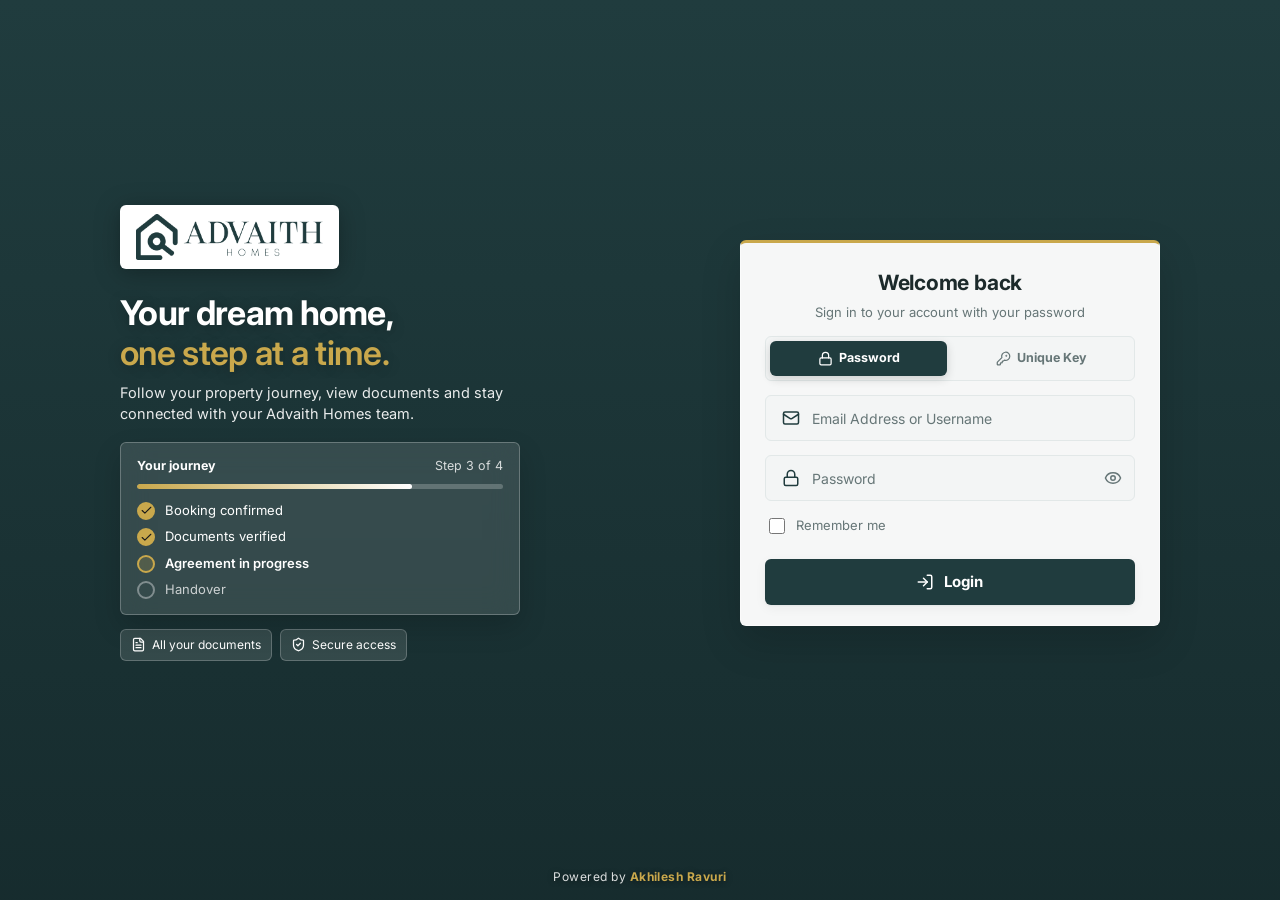
<file: index.html>
<!doctype html>
<html lang="en">
  <head>
    <!-- Basics -->
    <meta charset="UTF-8" />
    <meta name="viewport" content="width=device-width, initial-scale=1, viewport-fit=cover" />
    <title>Advaith Homes Client Portal</title>
    <meta name="description" content="Track your property journey, view documents and stay connected with your Advaith Homes team." />

    <!-- Private portal: keep it out of search engines (see also public/robots.txt) -->
    <meta name="robots" content="noindex, nofollow" />
    <meta name="referrer" content="strict-origin-when-cross-origin" />

    <!-- Social / link previews -->
    <meta property="og:type" content="website" />
    <meta property="og:site_name" content="Advaith Homes Client Portal" />
    <meta property="og:title" content="Advaith Homes Client Portal" />
    <meta property="og:description" content="Track your property journey, view documents and stay connected with your Advaith Homes team." />
    <meta property="og:image" content="/assets/images/logo.png" />
    <meta name="twitter:card" content="summary" />
    <meta name="twitter:title" content="Advaith Homes Client Portal" />
    <meta name="twitter:description" content="Track your property journey, view documents and stay connected with your Advaith Homes team." />

    <!-- Icons & app -->
    <link rel="icon" type="image/png" href="./assets/images/logo-mark.png" />
    <link rel="apple-touch-icon" href="./assets/images/logo-mark.png" />
    <link rel="manifest" href="./site.webmanifest" />
    <meta name="theme-color" content="#203c3e" />

    <!-- Fonts -->
    <link rel="preconnect" href="https://fonts.googleapis.com" />
    <link rel="preconnect" href="https://fonts.gstatic.com" crossorigin />
    <link href="https://fonts.googleapis.com/css2?family=Inter:wght@400;500;600;700&display=swap" rel="stylesheet" />
    <script type="module" crossorigin src="./assets/index-u3t8bVLf.js"></script>
    <link rel="stylesheet" crossorigin href="./assets/index-DGSZ3tGy.css">
  </head>
  <body>
    <div id="root"></div>
  </body>
</html>
</file>
<file: assets/index-DGSZ3tGy.css>
:root{--primary: #203c3e;--primary-dark: #162b2d;--primary-soft: #e6eeee;--primary-border: #cfdcdc;--on-primary: #ffffff;--on-primary-soft: rgba(255, 255, 255, .86);--on-primary-muted: rgba(255, 255, 255, .78);--on-primary-hover: rgba(255, 255, 255, .1);--on-primary-line: rgba(255, 255, 255, .12);--on-primary-glass: rgba(255, 255, 255, .15);--secondary: #c9a84c;--secondary-dark: #b3923a;--secondary-hover: #d6b95f;--secondary-soft: #f6efd9;--secondary-text: #8a6d1c;--accent: var(--secondary);--accent-dark: var(--secondary-dark);--accent-soft: var(--secondary-soft);--bg: #f3f5f5;--surface: #ffffff;--text: #1c2a2b;--muted: #667677;--border: #e2e8e8;--dot-idle: #b3bfc0;--unread-bg: #fbfaf3;--success: #1d7a45;--success-bg: #e1f3e8;--warning: #9a6a12;--warning-bg: #fbf0d6;--info: #25619e;--info-bg: #e2edf9;--danger: #b5372b;--danger-bg: #fae4e1;--neutral: #5b6869;--neutral-bg: #eaeeee;--chat-seen: #7fd3ff;--online: #22c55e;--badge-alert: #e5484d;--note-important-border: #eadba6;--note-critical-bg: #fdf0ee;--note-critical-border: #f1c9c4;--ftype-pdf: #d23a2c;--ftype-pdf-bg: #fde8e6;--ftype-doc: #2a5fb5;--ftype-doc-bg: #e1ecfb;--ftype-img-bg: #e1f3e8;--input-bg: #ffffff;--input-disabled-bg: #f0f3f3;--dropzone-border: #cdd8d8;--dropzone-bg: #fafcfc;--scrim: rgba(15, 30, 32, .55);--login-overlay-top: rgba(32, 60, 62, .3);--login-overlay-bottom: rgba(22, 43, 45, .95);--hero-overlay-strong: rgba(32, 60, 62, .97);--hero-overlay-weak: rgba(32, 60, 62, .55);--radius: 6px;--radius-sm: 6px;--shadow: 0 1px 2px rgba(20, 40, 42, .05), 0 3px 12px rgba(20, 40, 42, .05);--shadow-menu: 0 10px 30px rgba(20, 40, 42, .18);--shadow-lg: 0 20px 50px rgba(10, 25, 26, .25);--shadow-drawer: 0 0 40px rgba(0, 0, 0, .35);--shadow-bottom-nav: 0 -4px 16px rgba(20, 40, 42, .08);--sidebar-w: 252px;--header-h: 56px;--font: "Inter", system-ui, -apple-system, "Segoe UI", Roboto, sans-serif}.portal-tooltip{position:fixed;z-index:99999;pointer-events:none;padding:6px 11px;background:var(--primary-dark, #162b2d);color:#fff;border:1px solid rgba(201,168,76,.45);border-radius:6px;font-size:12px;font-weight:600;line-height:1.35;white-space:nowrap;max-width:320px;overflow:hidden;text-overflow:ellipsis;box-shadow:0 6px 18px #00000047;animation:portal-tooltip-in .14s ease-out;transition:opacity .12s ease}.portal-tooltip.is-below{animation-name:portal-tooltip-below}.portal-tooltip.is-right{animation-name:portal-tooltip-right}@keyframes portal-tooltip-in{0%{opacity:0;transform:translateY(4px)}to{opacity:1;transform:translateY(0)}}@keyframes portal-tooltip-below{0%{opacity:0;transform:translateY(-4px)}to{opacity:1;transform:translateY(0)}}@keyframes portal-tooltip-right{0%{opacity:0;transform:translate(-4px)}to{opacity:1;transform:translate(0)}}*,*:before,*:after{box-sizing:border-box}html,body,#root{min-height:100%}html,body{overflow-x:hidden;max-width:100vw}body{margin:0;font-family:var(--font);background:var(--bg);color:var(--text);font-size:14px;line-height:1.5;-webkit-font-smoothing:antialiased}h1,h2,h3,p,dl,dd,ul,ol{margin:0;padding:0}ul,ol{list-style:none}a{color:inherit;text-decoration:none}button{font:inherit;color:inherit}img{max-width:100%;display:block}:focus-visible{outline:2px solid var(--accent);outline-offset:2px}.muted{color:var(--muted)}.small{font-size:12.5px}small{font-size:12.5px;display:block}.stack{display:flex;flex-direction:column;gap:14px}.row{display:flex;align-items:center;gap:10px}.grow{flex:1;min-width:0}.clamp-1,.clamp-2{display:-webkit-box;-webkit-box-orient:vertical;overflow:hidden}.clamp-1{-webkit-line-clamp:1}.clamp-2{-webkit-line-clamp:2}.sidebar{position:fixed;inset:0 auto 0 0;width:var(--sidebar-w);background:var(--primary);color:var(--on-primary);display:flex;flex-direction:column;z-index:60;transition:width .22s ease,transform .25s ease}.logo-chip{background:var(--surface);border-radius:6px;padding:9px 16px;display:flex;justify-content:center;align-items:center;box-shadow:var(--shadow)}.logo-chip img{height:44px;width:auto;max-width:100%;object-fit:contain}.logo-mark-img{display:none}.nav{flex:1;padding:12px 10px;display:flex;flex-direction:column;gap:2px;overflow-y:auto}.nav-link{display:flex;align-items:center;gap:12px;padding:11px 14px;border-radius:6px;border:0;background:none;width:100%;text-align:left;cursor:pointer;font-weight:500;color:var(--on-primary-muted);position:relative}.nav-link svg{flex-shrink:0}.nav-link:hover{background:var(--on-primary-hover);color:var(--on-primary)}.nav-link.active{background:var(--accent);color:var(--primary-dark);font-weight:600}.nav-link-text{display:flex;align-items:center;justify-content:space-between;flex:1;min-width:0}.nav-link-ext-ico{opacity:.9;color:var(--accent, #c5a880);flex-shrink:0;margin-left:8px;transition:opacity .15s ease,transform .15s ease,color .15s ease}.nav-link:hover .nav-link-ext-ico{opacity:1;color:var(--accent-light, #deb887);transform:translate(1px,-1px)}.nav-badge{margin-left:auto;background:var(--badge-alert, #e5484d);color:#fff;border-radius:999px;font-size:11px;font-weight:700;min-width:20px;height:19px;display:inline-flex;align-items:center;justify-content:center;padding:0 6px;line-height:1;letter-spacing:-.02em;flex-shrink:0;box-shadow:0 1px 3px #0003}.scrim{display:none}.app{min-height:100vh;width:100%;max-width:100vw;overflow-x:hidden}.app-main{margin-left:var(--sidebar-w);min-height:100vh;display:flex;flex-direction:column;transition:margin .22s ease;min-width:0;max-width:calc(100vw - var(--sidebar-w))}@media (min-width: 1025px){.is-collapsed .sidebar{width:72px;transform:none}.is-collapsed .app-main{margin-left:72px;max-width:calc(100vw - 72px)}.is-collapsed .sidebar-logo{padding:14px 8px 10px;align-items:center}.is-collapsed .sidebar .logo-chip{padding:6px;width:44px;height:44px;display:grid!important;place-items:center!important;border-radius:6px}.is-collapsed .sidebar .logo-full-img{display:none!important}.is-collapsed .sidebar .logo-mark-img{display:block!important;width:28px!important;height:28px!important;object-fit:contain!important}.is-collapsed .sidebar .nav{padding:10px 8px}.is-collapsed .sidebar .nav-link{justify-content:center;align-items:center;padding:11px 0;gap:0;border-radius:8px;display:flex}.is-collapsed .sidebar .nav-link svg{width:20px;height:20px;display:block;flex-shrink:0}.is-collapsed .sidebar .nav-link.active{background:var(--accent)!important;color:var(--primary-dark)!important}.is-collapsed .sidebar .nav-link.active svg{color:var(--primary-dark)!important;stroke:var(--primary-dark)!important}.is-collapsed .sidebar .nav-link:not(.active) svg{color:var(--on-primary-soft, #ffffff)!important;stroke:var(--on-primary-soft, #ffffff)!important}.is-collapsed .sidebar .nav-link .nav-link-text,.is-collapsed .sidebar .nav-link .nav-link-ext-ico,.is-collapsed .sidebar .nav-link>span:not(.nav-badge){display:none!important}.is-collapsed .sidebar .nav-badge{position:absolute;top:3px;right:4px;margin-left:0;min-width:15px;height:15px;font-size:9.5px;padding:0 3px;border-radius:999px}.header-menu{display:none!important}.sidebar-foot{margin:0 8px 10px;padding:8px 0 0;border-top:1px solid var(--on-primary-line, rgba(255, 255, 255, .16))}.sidebar-toggle-btn{display:flex;align-items:center;gap:10px;width:100%;padding:10px 14px;background:transparent;border:1px solid var(--on-primary-line, rgba(255, 255, 255, .16));border-radius:6px;color:var(--on-primary);cursor:pointer;font-size:13px;font-weight:600;transition:background .15s ease}.sidebar-toggle-btn:hover{background:var(--on-primary-hover, rgba(255, 255, 255, .08))}.is-collapsed .sidebar-toggle-btn{justify-content:center;padding:10px 0}.is-collapsed .sidebar-toggle-text{display:none!important}}@media (max-width: 1024px){.sidebar-foot,.header-title-box{display:none!important}}.header{position:sticky;top:0;z-index:40;height:var(--header-h);background:var(--surface);border-bottom:1px solid var(--border);display:flex;align-items:center;gap:10px;padding:0 18px;min-width:0}.header-title-box{display:flex;align-items:center;gap:10px;min-width:0;margin-left:4px;-webkit-user-select:none;user-select:none}.header-title-icon{color:var(--accent, #d4af37);flex-shrink:0}.header-title-text{font-size:17px;font-weight:700;color:var(--primary, #183B36);letter-spacing:-.015em;white-space:nowrap}.header-spacer{flex:1;min-width:10px}.header-actions{display:flex;align-items:center;gap:4px;flex-shrink:0}.header .icon-btn.bell{width:34px;height:34px}.bell{position:relative}.dot-badge{position:absolute;top:-2px;right:-2px;background:var(--badge-alert, #e5484d);color:#fff;border-radius:999px;font-size:10px;font-weight:700;min-width:17px;height:17px;display:inline-flex;align-items:center;justify-content:center;padding:0 5px;line-height:1;box-shadow:0 0 0 2px var(--surface)}.app-content{padding:12px 16px;width:100%;max-width:1400px;margin:0 auto;flex:1;min-width:0;box-sizing:border-box}.card{background:var(--surface);border-radius:var(--radius);box-shadow:var(--shadow);border:1px solid var(--border)}.panel{padding:12px 14px}.panel-head{display:flex;justify-content:space-between;align-items:center;gap:8px;margin-bottom:8px}.panel-head h2{font-size:15px;font-weight:600;display:flex;align-items:center;gap:8px}.panel-head h2 svg{color:var(--accent)}.link-sm{display:inline-flex;align-items:center;gap:4px;color:var(--primary);font-weight:600;font-size:13px;background:none;border:0;cursor:pointer;padding:0}.link-sm:hover{color:var(--secondary-text)}.btn{display:inline-flex;align-items:center;justify-content:center;gap:7px;padding:7px 14px;border-radius:6px;border:1px solid transparent;font-weight:600;font-size:13.5px;min-height:36px;cursor:pointer;transition:background .15s,border-color .15s;white-space:nowrap}.btn:disabled,.btn[aria-disabled=true],.btn.is-disabled{opacity:.55;cursor:not-allowed;pointer-events:none}.btn-primary{background:var(--primary);color:var(--on-primary)}.btn-primary:hover:not(:disabled){background:var(--primary-dark)}.btn-accent{background:var(--accent);color:var(--primary-dark)}.btn-accent:hover{background:var(--secondary-hover)}.btn-light{background:var(--surface);color:var(--primary)}.btn-light:hover{background:var(--accent-soft)}.btn-soft{background:var(--primary-soft);color:var(--primary);border-color:var(--primary-border)}.btn-ghost{background:transparent;border-color:transparent;color:var(--text)}.btn-ghost:hover{background:var(--bg)}.btn-secondary{background:var(--surface);color:var(--text);border:1px solid var(--border)}.btn-secondary:hover:not(:disabled){background:var(--bg)}.btn-outline{background:transparent;border:1.5px solid var(--accent);color:var(--accent)}.btn-outline:hover:not(:disabled){background:var(--accent-soft)}.btn-outline-danger{background:transparent;border:1.5px solid var(--danger);color:var(--danger)}.btn-outline-danger:hover:not(:disabled){background:var(--danger-bg)}.btn-danger{background:var(--danger);color:var(--on-primary)}.btn-danger:hover:not(:disabled){background:var(--danger-dark)}.btn-sm{padding:4px 10px;font-size:12.5px;min-height:30px}.btn-lg{padding:10px 18px;font-size:14.5px;min-height:42px}.btn-spinner{animation:spin 1.3s linear infinite}@keyframes spin{0%{transform:rotate(0)}to{transform:rotate(360deg)}}.btn-block{width:100%}.btn-square{padding:8px 12px}.icon-btn{width:34px;height:34px;border-radius:6px;border:1px solid transparent;background:transparent;display:inline-grid;place-items:center;cursor:pointer;color:var(--primary);position:relative;flex-shrink:0;transition:background .15s,border-color .15s,opacity .15s}.icon-btn.outline{border-color:var(--border)}.icon-btn.outline:hover{border-color:var(--accent)}.icon-btn:hover{background:var(--primary-soft)}.icon-btn.danger{color:var(--danger)}.icon-btn.danger:hover{background:var(--danger-bg)}.icon-btn:disabled,.icon-btn[aria-disabled=true],.icon-btn.is-disabled{opacity:.35;cursor:not-allowed;pointer-events:none}.ib-badge{position:absolute;top:-3px;right:-3px;background:var(--primary);color:#fff;border-radius:99px;font-size:10px;font-weight:700;min-width:16px;height:16px;display:inline-flex;align-items:center;justify-content:center;padding:0 4px;line-height:1;box-shadow:0 2px 6px #00000040;pointer-events:none}.badge{display:inline-block;padding:3px 11px;border-radius:6px;font-size:12px;font-weight:600;white-space:nowrap}.doc-important-tag{display:inline-flex;align-items:center;gap:4px;font-size:11px;font-weight:700;letter-spacing:.02em;text-transform:uppercase;color:#b45309;background:#fef3c7;border:1px solid #fde68a;padding:1.5px 6.5px;border-radius:4px;line-height:1.25;vertical-align:middle;flex-shrink:0}.doc-important-tag svg{color:#d97706}.doc-important-star{display:inline-flex;align-items:center;justify-content:center;color:var(--primary, #203c3e);vertical-align:middle;flex-shrink:0;cursor:help;transition:transform .15s ease,opacity .15s ease}.doc-important-star:hover{transform:scale(1.18);opacity:.85}.doc-important-star svg{display:block;fill:none!important;stroke:currentColor!important}.tone-success{background:var(--success-bg);color:var(--success)}.tone-warning{background:var(--warning-bg);color:var(--warning)}.tone-info{background:var(--info-bg);color:var(--info)}.tone-danger{background:var(--danger-bg);color:var(--danger)}.tone-neutral{background:var(--neutral-bg);color:var(--neutral)}.tone-primary{background:var(--primary-soft);color:var(--primary)}.page-header{display:flex;justify-content:space-between;align-items:flex-start;gap:16px;flex-wrap:wrap}.page-header h1{font-size:22px;font-weight:700;display:flex;align-items:center;gap:10px}.page-header h1 svg{color:var(--accent)}.page-header p{display:none!important}@media (min-width: 1025px){.page-header-text,.page-header.page-header-no-actions{display:none!important}.page-header{justify-content:flex-end;margin-bottom:4px}}.toolbar{display:flex;gap:12px;flex-wrap:wrap}.chips{display:flex;gap:6px;flex-wrap:wrap;padding:6px;background:var(--surface);border:1px solid var(--border);border-radius:6px;box-shadow:var(--shadow);flex:1}.chip{display:inline-flex;align-items:center;justify-content:center;gap:5px;padding:7px 13px;border-radius:6px;border:1px solid transparent;background:transparent;font-size:13px;font-weight:600;color:var(--muted);cursor:pointer;transition:background .15s,color .15s,border-color .15s,box-shadow .15s;white-space:nowrap}.chip:hover{background:var(--bg);color:var(--text)}.chip.active,.chip.on{background:var(--primary);border-color:var(--primary);color:var(--on-primary);box-shadow:0 2px 8px #00000024}.avatar{border-radius:50%;object-fit:cover;flex-shrink:0}.avatar-fallback{display:inline-grid;place-items:center;text-align:center;line-height:1;background:var(--primary-soft);color:var(--primary);font-weight:700;-webkit-user-select:none;user-select:none}.img-fallback{display:grid;place-items:center;background:var(--primary-soft);color:var(--primary)}.empty{padding:44px 20px;text-align:center;color:var(--muted);display:flex;flex-direction:column;align-items:center;justify-content:center;gap:8px}.empty-icon-wrap{width:58px;height:58px;border-radius:50%;background:var(--accent-soft, rgba(212, 175, 55, .12));color:var(--accent, #d4af37);display:flex;align-items:center;justify-content:center;margin-bottom:6px;box-shadow:0 2px 8px #0000000a}.empty-icon-wrap svg{stroke-width:1.8}.empty h3{color:var(--text);font-size:16px;font-weight:700;margin:0}.empty p{color:var(--muted);font-size:13.5px;max-width:440px;line-height:1.45;margin:0}.empty-action{margin-top:10px}.loader{display:flex;flex-direction:column;align-items:center;justify-content:center;gap:14px;color:var(--muted);text-align:center;-webkit-user-select:none;user-select:none}.loader-section{flex:1;min-height:calc(100vh - var(--header-h, 64px) - 100px);width:100%;display:flex;flex-direction:column;align-items:center;justify-content:center;padding:48px 16px;box-sizing:border-box}.loader-page{min-height:100vh;width:100%;display:flex;flex-direction:column;align-items:center;justify-content:center;background:var(--bg);box-sizing:border-box}.loader-label{font-size:14px;font-weight:600;letter-spacing:.02em;color:var(--text)}.loader-inline{display:inline-flex;align-items:center;gap:8px;min-height:1em}.loader-inline-label{font-size:13.5px;font-weight:600;line-height:1}@media (prefers-reduced-motion: reduce){*{transition:none!important}}.table-wrap{overflow-x:auto;-webkit-overflow-scrolling:touch;width:100%}.table{width:100%;border-collapse:collapse;min-width:540px}.table th{text-align:left;font-size:11.5px;font-weight:700;text-transform:uppercase;letter-spacing:.03em;color:var(--muted);padding:8px 12px;border-bottom:1px solid var(--border);white-space:nowrap}.table td{padding:8px 12px;font-size:13.5px;border-bottom:1px solid var(--border);vertical-align:middle}.table tr:last-child td{border-bottom:0}.table th.col-actions,.table td.col-actions,.col-actions{text-align:right;width:1%;white-space:nowrap}.col-actions .actions{justify-content:flex-end;flex-wrap:nowrap}.cell-file{display:flex;align-items:center;gap:10px;min-width:200px}.cell-file small{max-width:280px}.actions{display:flex;align-items:center;gap:4px;flex-wrap:nowrap}.only-mobile,.only-mobile-flex{display:none}.hero{position:relative;overflow:hidden;isolation:isolate;border-radius:var(--radius);padding:24px;color:var(--on-primary);display:flex;flex-direction:column;align-items:flex-start;gap:10px;min-height:170px;justify-content:center}.hero:before{content:"";position:absolute;top:-20px;right:-20px;bottom:-20px;left:-20px;z-index:-2;background-image:var(--hero-image, none);background-size:cover;background-position:center right;background-color:var(--primary);animation:hero-slow-zoom 22s ease-in-out infinite alternate;will-change:transform;transform-origin:center center}.hero:after{content:"";position:absolute;top:0;right:0;bottom:0;left:0;z-index:-1;background:linear-gradient(135deg,var(--hero-overlay-strong) 40%,var(--hero-overlay-weak));pointer-events:none}.hero>*{position:relative;z-index:1}@keyframes hero-slow-zoom{0%{transform:scale(1) translate(0)}50%{transform:scale(1.08) translate(-1%,-.5%)}to{transform:scale(1.15) translate(-1.5%,-1%)}}.hero h1{font-size:28px;line-height:1.15}.hero h1 small{font-size:18px;font-weight:400;margin-bottom:4px}.hero p{max-width:460px;color:var(--on-primary-soft)}.summary-card{display:flex;align-items:center;gap:12px;padding:12px 14px;transition:border-color .15s}.summary-card:hover{border-color:var(--accent)}.summary-card strong{display:block;font-size:19px;line-height:1.1}.summary-card small{color:var(--muted)}.summary-icon{width:40px;height:40px;border-radius:6px;display:grid;place-items:center;flex-shrink:0}.property{display:flex;gap:14px;align-items:flex-start}.property h3{font-size:17px;margin-bottom:4px}.property p{margin-bottom:2px}.property .badge{margin-top:8px}.property-img{width:120px;height:120px;border-radius:6px;object-fit:cover;flex-shrink:0}.list li{display:flex;align-items:center;gap:12px;padding:9px 0;border-bottom:1px solid var(--border);min-width:0}.list li:last-child{border-bottom:0}.list strong{display:block;font-weight:600}.two-col{display:grid;grid-template-columns:minmax(0,1.4fr) minmax(0,1fr);gap:14px;align-items:start}.two-col.even{grid-template-columns:repeat(2,minmax(0,1fr))}.timeline{display:flex;flex-direction:column}.tl-item{display:flex;gap:14px;position:relative;padding-bottom:22px;background:none}.tl-item:last-child{padding-bottom:0}.tl-item:before{content:"";position:absolute;left:13px;top:32px;bottom:2px;width:2px;background:var(--border)}.tl-item:last-child:before{display:none}.tl-item.tone-success:before{background:var(--success)}.tl-dot{width:28px;height:28px;border-radius:50%;display:grid;place-items:center;flex-shrink:0;background:var(--bg);border:2px solid var(--border)}.tl-item.tone-success .tl-dot{color:var(--success);background:var(--success-bg);border-color:var(--success)}.tl-item.tone-info .tl-dot{color:var(--info);background:var(--info-bg);border-color:var(--info)}.tl-item.tone-neutral .tl-dot{color:var(--dot-idle);background:var(--bg);border-color:var(--border)}.tl-item.tone-warning .tl-dot{color:var(--warning);background:var(--warning-bg);border-color:var(--warning)}.tl-item.tone-danger .tl-dot{color:var(--danger);background:var(--danger-bg);border-color:var(--danger)}.tl-body{flex:1;display:flex;flex-direction:column;gap:6px;min-width:0;align-items:flex-start}.tl-head{display:flex;justify-content:space-between;align-items:flex-start;gap:10px;width:100%}.tl-head h3{font-size:15px}.tl-note{background:var(--accent-soft);padding:8px 12px;border-radius:var(--radius-sm);font-size:13px}.timeline-compact{display:flex;flex-direction:column;gap:0;margin:0;padding:0;list-style:none}.timeline-compact .tl-item{display:flex;align-items:center;gap:12px;position:relative;padding:7px 0;min-height:38px;background:none;border-bottom:1px dashed color-mix(in srgb,var(--border) 60%,transparent)}.timeline-compact .tl-item:last-child{padding-bottom:0;border-bottom:none}.timeline-compact .tl-item:before{content:"";position:absolute;left:11px;top:24px;bottom:-6px;width:2px;background:var(--border)}.timeline-compact .tl-item:last-child:before{display:none}.timeline-compact .tl-item.tone-success:before{background:var(--success)}.timeline-compact .tl-dot{width:24px;height:24px;min-width:24px;min-height:24px;border-radius:50%;display:grid;place-items:center;flex-shrink:0;background:var(--bg);border:2px solid var(--border)}.timeline-compact .tl-body,.timeline-compact .tl-item.tone-info .tl-body{flex:1;min-width:0;display:flex;align-items:center;padding:0!important;margin:0!important;background:transparent!important;border:none!important;box-shadow:none!important}.timeline-compact .tl-head{display:flex;align-items:center;justify-content:space-between;gap:10px;width:100%}.timeline-compact .tl-title-wrap{flex:1;min-width:0}.timeline-compact .tl-title{font-size:13.5px;font-weight:600;margin:0;color:var(--text);white-space:nowrap;overflow:hidden;text-overflow:ellipsis}.timeline-compact .tl-item.tone-neutral .tl-title{color:var(--muted);font-weight:500}.timeline-compact .badge{flex-shrink:0;font-size:11px;padding:2px 8px;border-radius:12px}.dash-progress-scroll{max-height:380px;overflow-y:auto;-webkit-overflow-scrolling:touch;scrollbar-width:thin;scrollbar-color:var(--accent, #c9a84c) var(--border, #e2e8e8);padding-right:2px}.dash-progress-scroll::-webkit-scrollbar{width:4px}.dash-progress-scroll::-webkit-scrollbar-thumb{background:var(--accent, #c9a84c);border-radius:4px}.latest{display:flex;gap:14px}.latest-img{width:88px;height:88px;border-radius:6px;object-fit:cover;flex-shrink:0}.latest h3{margin-bottom:4px}.hist-icon{width:34px;height:34px;border-radius:50%;display:grid;place-items:center;flex-shrink:0}.notif-list{overflow:hidden}.notif{display:flex;align-items:center;gap:12px;padding:12px 16px;border-bottom:1px solid var(--border);position:relative}.notif:last-child{border-bottom:0}.notif.unread{background:var(--unread-bg)}.notif-icon{width:46px;height:46px;border-radius:50%;display:grid;place-items:center;flex-shrink:0}.notif-icon.sm{width:34px;height:34px}.notif-body{flex:1;min-width:0;display:flex;flex-direction:column;text-align:left;background:none;border:0;cursor:pointer;padding:0;gap:1px}.notif-body strong{font-size:15px}.notif-body:hover strong{text-decoration:underline}.panel .small.muted{margin-top:12px}.toast-container{position:fixed;top:16px;right:16px;z-index:200;display:flex;flex-direction:column;gap:10px;width:min(380px,calc(100vw - 28px))}.toast{display:flex;gap:10px;align-items:center;background:var(--surface);border-left:5px solid;border-radius:var(--radius-sm);padding:12px 14px;box-shadow:var(--shadow-lg);animation:toast-in .2s ease}@keyframes toast-in{0%{opacity:0;transform:translate(16px)}to{opacity:1;transform:none}}.toast span{flex:1;color:var(--text);font-size:13.5px}.toast button{border:0;background:none;cursor:pointer;color:var(--muted);display:grid;place-items:center}.toast.success{border-color:var(--success)}.toast.success svg{color:var(--success)}.toast.error{border-color:var(--danger)}.toast.error svg{color:var(--danger)}.toast.warning{border-color:var(--warning)}.toast.warning svg{color:var(--warning)}.toast.info{border-color:var(--info)}.toast.info svg{color:var(--info)}@media (max-width: 720px){.toast-container{right:50%;transform:translate(50%);top:10px}}.modal-backdrop{position:fixed;top:0;right:0;bottom:0;left:0;background:var(--scrim);z-index:100;display:grid;place-items:center;padding:16px}.modal{background:var(--surface);border-radius:6px;width:100%;max-width:480px;max-height:92vh;display:flex;flex-direction:column;box-shadow:var(--shadow-lg)}.modal-wide{max-width:840px}.modal-head{display:flex;justify-content:space-between;align-items:center;padding:12px 16px;border-bottom:1px solid var(--border)}.modal-head h2{font-size:16px;overflow-wrap:anywhere}.modal-body{padding:14px 16px;overflow-y:auto}.modal-foot{padding:10px 16px;border-top:1px solid var(--border);display:flex;justify-content:flex-end;gap:8px}.preview-frame{width:100%;height:65vh;border:1px solid var(--border);border-radius:6px}.preview-img{max-height:65vh;margin:0 auto;border-radius:6px}.doc-preview-container{display:flex;flex-direction:column;gap:8px}.doc-preview-toolbar{display:flex;align-items:center;gap:6px;background:var(--bg);border:1px solid var(--border);border-radius:var(--radius-sm, 6px);padding:6px 10px;flex-wrap:wrap}.preview-tool-btn{display:inline-flex;align-items:center;gap:5px;padding:4px 8px;font-size:12px;font-weight:500;color:var(--text);background:var(--surface);border:1px solid var(--border);border-radius:4px;cursor:pointer;line-height:1;transition:all .15s var(--ease)}.preview-tool-btn:hover{background:var(--primary-soft, rgba(184, 134, 11, .08));color:var(--primary);border-color:var(--primary)}.preview-tool-open-btn{margin-left:auto;text-decoration:none}@media (max-width: 600px){.preview-tool-open-btn{margin-left:0}}.preview-tool-pct{font-size:11.5px;font-weight:700;color:var(--muted);min-width:40px;text-align:center}.doc-preview-stage{border:1px solid var(--border);border-radius:var(--radius-sm, 6px);background:#111418;overflow:hidden;display:flex;justify-content:center;align-items:center;min-height:380px;max-height:65vh}.doc-preview-iframe{width:100%;height:62vh;border:none}.doc-preview-img-wrap{width:100%;height:100%;max-height:62vh;overflow:auto;display:flex;justify-content:center;align-items:center;padding:16px}.doc-preview-img{max-width:100%;max-height:56vh;object-fit:contain;box-shadow:0 4px 20px #00000080;border-radius:4px}@media (max-width: 600px){.doc-preview-toolbar{gap:4px;padding:4px 8px}.preview-tool-btn{padding:3px 6px;font-size:11px}.doc-preview-stage{min-height:260px;max-height:50vh}.doc-preview-iframe{height:48vh}}.copy-badge{display:inline-flex;align-items:center;gap:5px;max-width:100%;background:var(--bg);border:1px solid var(--border);color:var(--text);font-family:inherit;font-size:11.5px;font-weight:600;border-radius:var(--radius-sm, 4px);padding:1px 7px;cursor:pointer;position:relative;transition:all .15s var(--ease);-webkit-user-select:none;user-select:none;line-height:1.5}.copy-badge:hover{background:var(--primary-soft);border-color:var(--primary);color:var(--primary)}.copy-badge.is-copied{border-color:var(--success, #16a34a);background:var(--success-bg, rgba(22, 163, 74, .08));color:var(--success, #16a34a)}.copy-badge.is-icon-only{padding:3px 6px;min-width:24px;height:22px;justify-content:center;gap:0}.copy-badge-text{max-width:100%;overflow:hidden;text-overflow:ellipsis;white-space:nowrap}.copy-badge-icon{display:inline-flex;align-items:center;color:var(--muted);flex-shrink:0;transition:color .15s}.copy-badge:hover .copy-badge-icon{color:var(--primary)}.copy-badge.is-copied .copy-badge-icon{color:var(--success, #16a34a)}.copy-badge-tooltip{position:absolute;bottom:calc(100% + 4px);left:50%;transform:translate(-50%);background:#111418;color:#fff;font-size:10px;font-weight:600;padding:2px 6px;border-radius:3px;white-space:nowrap;pointer-events:none;animation:pop .15s ease-out;z-index:10}.logo{display:flex;align-items:center}.logo img{width:auto;max-width:100%;object-fit:contain}.logo-text{color:var(--primary);font-weight:700;white-space:nowrap}.logo .logo-text{color:var(--on-primary)}.sidebar-logo{padding:20px 18px 10px;display:flex;flex-direction:column;align-items:flex-start;gap:6px;position:relative}.sidebar-tag{color:var(--on-primary-muted);font-size:12.5px;padding-left:4px}.drawer-close{display:none;position:absolute;top:14px;right:14px;width:34px;height:34px;border-radius:50%!important;background:#ffffff1f;border:1px solid rgba(255,255,255,.18);color:var(--on-primary, #ffffff);-webkit-backdrop-filter:blur(4px);backdrop-filter:blur(4px);place-items:center;box-shadow:0 2px 8px #0000002e;transition:all .18s ease;z-index:10}.drawer-close:hover{background:#ffffff38;border-color:#ffffff59;color:#fff;transform:scale(1.06)}.drawer-close:active{background:#ffffff4d;transform:scale(.94)}.sidebar-foot{border-top:1px solid var(--on-primary-line);margin:0 10px 10px;padding:10px 0}.menu{position:fixed;z-index:120;min-width:170px;background:var(--surface);border:1px solid var(--border);border-radius:6px;box-shadow:var(--shadow-menu);padding:5px;display:flex;flex-direction:column;gap:2px;animation:menu-in .12s cubic-bezier(.16,1,.3,1)}.menu.up{transform-origin:bottom right}@keyframes menu-in{0%{opacity:0;transform:scale(.96)}to{opacity:1;transform:scale(1)}}.menu button,.user-menu a,.user-menu button{display:flex;align-items:center;gap:10px;padding:9px 12px;border:0;background:none;border-radius:6px;cursor:pointer;text-align:left;width:100%;color:var(--text);font-weight:500;font-size:13.5px;white-space:nowrap;text-decoration:none;transition:background .12s,color .12s}.menu button svg,.user-menu a svg,.user-menu button svg{flex-shrink:0;color:var(--muted);transition:color .12s}.menu button:hover,.user-menu a:hover,.user-menu button:hover{background:var(--bg)}.menu button:hover svg,.user-menu a:hover svg,.user-menu button:hover svg{color:var(--primary)}.menu button.danger,.user-menu button.danger{color:var(--danger)}.menu button.danger svg,.user-menu button.danger svg{color:var(--danger)}.menu button.danger:hover,.user-menu button.danger:hover{background:#e5484d14}.user-wrap{position:relative}.user-menu{position:absolute;right:0;top:calc(100% + 8px);min-width:224px;background:var(--surface);border:1px solid var(--border);border-radius:6px;box-shadow:var(--shadow-menu);padding:6px;z-index:60;color:var(--text);display:flex;flex-direction:column;gap:2px;animation:menu-in .12s cubic-bezier(.16,1,.3,1)}.user-menu-head{display:flex;flex-direction:column;gap:2px;padding:8px 12px 10px;border-bottom:1px solid var(--border);margin-bottom:3px}.user-menu-head b{font-size:13.5px;font-weight:600;color:var(--text);white-space:nowrap;overflow:hidden;text-overflow:ellipsis}.user-menu-head small{font-size:11.5px;color:var(--muted);white-space:nowrap;overflow:hidden;text-overflow:ellipsis}.user-menu-sep{height:1px;background:var(--border);margin:3px 4px}.header-user{display:flex;align-items:center;gap:6px;padding:2px 6px 2px 2px;border-radius:6px;font-weight:600;background:none;border:0;cursor:pointer;color:inherit;margin-left:2px}.header-user:hover{background:var(--bg)}.header-logo{display:none;align-items:center;gap:10px;color:var(--on-primary);font-weight:600;font-size:13px}.ftype{width:38px;height:38px;border-radius:6px;display:inline-grid;place-items:center;font-size:10px;font-weight:800;letter-spacing:.02em;flex-shrink:0}.ftype-pdf{background:var(--ftype-pdf-bg);color:var(--ftype-pdf)}.ftype-doc{background:var(--ftype-doc-bg);color:var(--ftype-doc)}.ftype-img{background:var(--ftype-img-bg);color:var(--success)}.ftype-file{background:var(--neutral-bg);color:var(--neutral)}.pagination{display:flex;justify-content:space-between;align-items:center;gap:12px;flex-wrap:wrap;padding-top:4px}.pagination-info{margin-right:auto}.pagination-btns{display:flex;align-items:center;gap:6px;flex-wrap:wrap;margin-left:auto}.pagination button{min-width:36px;height:36px;padding:0 10px;border-radius:6px;border:1px solid var(--border);background:var(--surface);cursor:pointer;display:inline-flex;align-items:center;justify-content:center;gap:4px;font-weight:600;font-size:13px;transition:border-color .15s,background .15s}.pagination button:hover:not(:disabled):not(.active){border-color:var(--primary);background:var(--bg)}.pagination button.active{background:var(--primary);border-color:var(--primary);color:var(--on-primary)}.pagination button:disabled{opacity:.45;cursor:default}.summary-grid{display:grid;grid-template-columns:repeat(4,minmax(0,1fr));gap:12px}.dash-grid{display:grid;grid-template-columns:minmax(0,1fr) minmax(0,1.35fr);gap:14px;align-items:stretch}.stepper-wrap{display:none}.property .btn{margin-top:12px;display:flex;width:fit-content}.stepper-wrap-box{width:100%;display:flex;flex-direction:column;gap:6px}.stepper-meta{display:flex;justify-content:space-between;align-items:center;padding:0 4px 4px;font-size:11.5px;color:var(--muted)}.stepper-count{font-weight:600;color:var(--text)}.stepper-hint{font-size:11px;color:var(--primary);opacity:.85}.stepper{display:flex;flex-direction:row;flex-wrap:nowrap;align-items:flex-start;overflow-x:auto;overflow-y:hidden;-webkit-overflow-scrolling:touch;padding:8px 4px 10px;margin:0;list-style:none;scrollbar-width:thin;scrollbar-color:var(--accent, #c9a84c) var(--border, #e2e8e8)}.stepper::-webkit-scrollbar{height:4px}.stepper::-webkit-scrollbar-track{background:var(--border, #e2e8e8);border-radius:4px}.stepper::-webkit-scrollbar-thumb{background:var(--accent, #c9a84c);border-radius:4px}.step{flex:0 0 104px;width:104px;min-width:104px;max-width:104px;display:flex;flex-direction:column;align-items:center;text-align:center;position:relative;color:var(--muted);background:none;box-sizing:border-box;padding:0 4px}.step:before{content:"";position:absolute;top:14px;right:50%;width:100%;height:2px;background:var(--border);z-index:0}.step:first-child:before{display:none}.step.tone-success:before,.step.tone-info:before{background:var(--success)}.step-dot{position:relative;z-index:1;width:28px;height:28px;border-radius:50%;display:grid;place-items:center;background:var(--bg);border:2px solid var(--border);flex-shrink:0;transition:transform .15s ease,border-color .15s ease}.step.tone-success .step-dot{color:var(--success);background:var(--success-bg);border-color:var(--success)}.step.tone-info .step-dot{color:var(--info);background:var(--info-bg);border-color:var(--info);box-shadow:0 0 0 3px #2563eb2e}.step.tone-neutral .step-dot{color:var(--dot-idle);background:var(--bg);border-color:var(--border)}.step.tone-warning .step-dot{color:var(--warning);background:var(--warning-bg);border-color:var(--warning)}.step.tone-danger .step-dot{color:var(--danger);background:var(--danger-bg);border-color:var(--danger)}.step small{display:-webkit-box;-webkit-line-clamp:2;-webkit-box-orient:vertical;overflow:hidden;text-overflow:ellipsis;width:100%;max-width:96px;height:32px;margin-top:8px;font-size:11.5px;line-height:1.35;color:var(--muted);text-align:center;word-break:break-word}.step.tone-success small,.step.tone-info small{color:var(--text);font-weight:600}.notes-list{display:flex;flex-direction:column;gap:10px}.note-card{display:flex;gap:12px;padding:12px 14px;align-items:flex-start}.note-card.priority-important{background:var(--accent-soft);border-color:var(--note-important-border)}.note-card.priority-critical{background:var(--note-critical-bg);border-color:var(--note-critical-border)}.note-icon{width:38px;height:38px;border-radius:50%;display:grid;place-items:center;flex-shrink:0}.note-main{flex:1;min-width:0;display:flex;flex-direction:column;gap:4px;align-items:flex-start}.note-main h3{font-size:15px}.note-desc{font-size:14px;line-height:1.5;color:var(--text);width:100%}.note-desc>:first-child{margin-top:0}.note-desc>:last-child{margin-bottom:0}.note-desc p{margin:0 0 .5em}.note-desc.clamp-2{display:-webkit-box;-webkit-box-orient:vertical;-webkit-line-clamp:2;overflow:hidden}.note-desc.clamp-2 *{display:inline;margin:0}.note-main-btn{background:none;border:0;padding:0;text-align:left;cursor:pointer;font:inherit;color:inherit;min-width:0}.note-main-btn:hover h3{text-decoration:underline}.note-card{align-items:center}.note-desc.clamp-1,.notif-desc.clamp-1{display:block;width:100%;max-width:100%;white-space:nowrap;overflow:hidden;text-overflow:ellipsis}.note-side{display:flex;flex-direction:column;align-items:flex-end;gap:4px;text-align:right;flex-shrink:0}.note-card.compact{padding:12px 14px}.notif-meta{text-align:right;display:flex;flex-direction:column;gap:6px;align-items:flex-end;flex-shrink:0}.notif-meta small{display:flex;align-items:center;gap:8px}.unread-dot{width:8px;height:8px;background:var(--badge-alert);border-radius:50%;display:inline-block}.notif-mark-btn{display:inline-flex;align-items:center;justify-content:center;padding:4px 11px;font-size:12px;font-weight:600;line-height:1.25;border-radius:6px;border:1px solid var(--accent);background:transparent;color:var(--secondary-text, var(--accent-dark));cursor:pointer;white-space:nowrap;transition:background .15s ease,border-color .15s ease,color .15s ease,box-shadow .15s ease,transform .1s ease}.notif-mark-btn:hover{background:var(--accent-soft);border-color:var(--accent-dark);color:var(--accent-dark);box-shadow:0 1px 4px #c9a84c33}.notif-mark-btn:active{transform:translateY(1px)}.chev{color:var(--muted);flex-shrink:0;transition:transform .15s ease,color .15s ease}.notif-arrow-btn{width:32px;height:32px;border-radius:6px;border:1px solid var(--border);background:var(--bg);display:inline-grid;place-items:center;flex-shrink:0;cursor:pointer;transition:background .15s ease,border-color .15s ease}.notif-arrow-btn:hover{background:var(--accent-soft);border-color:var(--accent)}.notif-arrow-btn:hover .chev{color:var(--primary);transform:translate(2px)}.notif-popup{display:flex;flex-direction:column;gap:12px}.notif-popup-head{display:flex;align-items:flex-start;gap:12px;padding-bottom:12px;border-bottom:1px solid var(--border)}.notif-popup-title-wrap{flex:1;min-width:0;display:flex;flex-direction:column;gap:6px}.notif-popup-title-wrap h3{font-size:16px;font-weight:700;line-height:1.3;margin:0;color:var(--text)}.notif-popup-meta{display:flex;align-items:center;gap:8px;flex-wrap:wrap}.notif-popup-chip{display:inline-flex;align-items:center;gap:4px;padding:2px 8px;border-radius:6px;background:var(--accent-soft);color:var(--secondary-text, var(--primary));font-size:11.5px;font-weight:600}.notif-popup-time{display:inline-flex;align-items:center;gap:4px;font-size:12px;color:var(--muted)}.notif-popup-body{padding:12px 14px;border-radius:6px;background:var(--bg);border:1px solid var(--border);font-size:14px;line-height:1.6;color:var(--text);overflow-wrap:anywhere}.notif-popup-body .rich-text>:first-child{margin-top:0}.notif-popup-body .rich-text>:last-child{margin-bottom:0}body{background:var(--bg)}.sidebar{position:fixed;inset:0 auto 0 0;height:100vh;overflow:hidden;background:radial-gradient(420px 260px at 0% 0%,color-mix(in srgb,var(--accent, #c9a84c) 22%,transparent),transparent 70%),radial-gradient(320px 240px at 100% 100%,color-mix(in srgb,var(--accent, #c9a84c) 14%,transparent),transparent 70%),linear-gradient(180deg,var(--primary) 0%,var(--primary-dark) 100%);border-right:1px solid color-mix(in srgb,var(--accent, #c9a84c) 35%,transparent);box-shadow:4px 0 24px #0000002e}.sidebar:before{content:"";position:absolute;top:-15%;left:-20%;width:140%;height:55%;border-radius:50%;background:radial-gradient(ellipse at center,color-mix(in srgb,var(--accent, #c9a84c) 26%,transparent) 0%,color-mix(in srgb,var(--accent, #c9a84c) 10%,transparent) 40%,transparent 70%);filter:blur(24px);pointer-events:none;z-index:0;animation:sidebar-glow-1 13s ease-in-out infinite alternate;will-change:transform,opacity}.sidebar:after{content:"";position:absolute;bottom:-15%;right:-25%;width:140%;height:60%;border-radius:50%;background:radial-gradient(ellipse at center,rgba(38,166,154,.22) 0%,rgba(20,110,100,.08) 45%,transparent 70%);filter:blur(28px);pointer-events:none;z-index:0;animation:sidebar-glow-2 17s ease-in-out infinite alternate;will-change:transform,opacity}@keyframes sidebar-glow-1{0%{transform:translateZ(0) scale(1);opacity:.7}50%{transform:translate3d(24px,40px,0) scale(1.16);opacity:1}to{transform:translate3d(-18px,75px,0) scale(.92);opacity:.75}}@keyframes sidebar-glow-2{0%{transform:translateZ(0) scale(1);opacity:.6}50%{transform:translate3d(-30px,-35px,0) scale(1.18);opacity:.95}to{transform:translate3d(20px,-65px,0) scale(.88);opacity:.65}}@media (prefers-reduced-motion: reduce){.sidebar:before,.sidebar:after{animation:none!important}}.sidebar-logo,.sidebar .nav,.sidebar-foot{position:relative;z-index:2}.sidebar .nav-link,.sidebar .nav{transition:background .15s,color .15s,box-shadow .15s}.sidebar .nav-link.active,.sidebar .nav.on{box-shadow:0 6px 16px #00000047,inset 3px 0 #ffffff8c}.tl-item{padding-bottom:26px}.tl-dot{width:30px;height:30px;box-shadow:none;transition:transform .2s;display:grid;place-items:center}.tl-dot svg{display:block;flex-shrink:0}.tl-item:before{left:14px;top:34px;width:2px;border-radius:2px}.tl-item.tone-success:before{background:linear-gradient(180deg,var(--success),color-mix(in srgb,var(--success) 55%,var(--info)))}.tl-item.tone-success .tl-dot{background:var(--success);border-color:var(--success);color:var(--on-primary);box-shadow:0 2px 6px color-mix(in srgb,var(--success) 30%,transparent)}.tl-item.tone-info .tl-dot{background:var(--surface);border-width:2px}.tl-item.tone-neutral .tl-dot{border:2px solid var(--border);background:var(--surface);color:var(--muted)}.tl-item.tone-neutral .tl-head h3{color:var(--muted)}.tl-step-num{font-size:11.5px;font-weight:700;line-height:1;color:var(--muted)}.tl-item:hover .tl-dot{transform:scale(1.06)}.tl-item.tone-info .tl-body{padding:10px 14px;margin-top:-6px;border-radius:6px;background:color-mix(in srgb,var(--info) 7%,var(--surface));border:1px solid color-mix(in srgb,var(--info) 22%,transparent)}.timeline-compact .tl-item:before{left:11px;top:28px}@keyframes tl-pulse{0%{box-shadow:0 0 0 3px color-mix(in srgb,var(--info) 35%,transparent)}to{box-shadow:0 0 0 8px transparent}}@media (prefers-reduced-motion: reduce){.tl-item.tone-info .tl-dot{animation:none}}@media (max-width: 720px){.progress-page .tl-item:before{left:14px;top:32px}.progress-page .tl-dot{width:28px;height:28px}}.loader-house{position:relative;width:80px;height:80px;display:grid;place-items:center}.loader-house-badge{position:absolute;top:10px;right:10px;bottom:10px;left:10px;border-radius:50%;background:var(--surface, #ffffff);border:1px solid color-mix(in srgb,var(--primary) 28%,transparent);box-shadow:0 4px 18px color-mix(in srgb,var(--primary) 18%,transparent),0 1px 3px #0000000d;display:grid;place-items:center;color:var(--primary);z-index:2;animation:loader-halo 8s ease-in-out infinite}.loader-house svg{width:30px;height:30px;color:var(--primary);animation:loader-bob 8s ease-in-out infinite;display:block}.loader-ring{position:absolute;top:0;right:0;bottom:0;left:0;border-radius:50%;border:3px solid color-mix(in srgb,var(--primary) 18%,transparent);border-top-color:var(--primary);border-right-color:color-mix(in srgb,var(--primary) 70%,transparent);animation:loader-spin .9s linear infinite;transform-origin:center center;will-change:transform;z-index:1}.loader-ring-2{top:-9px;right:-9px;bottom:-9px;left:-9px;border-width:2px;border-style:solid;border-color:color-mix(in srgb,var(--primary) 12%,transparent);border-bottom-color:color-mix(in srgb,var(--primary) 85%,transparent);border-left-color:color-mix(in srgb,var(--primary) 40%,transparent);animation:loader-spin-reverse 1.35s linear infinite;transform-origin:center center;will-change:transform}.loader-label{color:var(--text)}.loader-dots{display:inline-flex;gap:6px;align-items:center;justify-content:center}.loader-dots i{width:6px;height:6px;border-radius:50%;background:var(--primary);opacity:.3;animation:loader-dot 1.4s ease-in-out infinite}.loader-dots i:nth-child(2){animation-delay:.25s}.loader-dots i:nth-child(3){animation-delay:.5s}.loader-page .loader-house{width:96px;height:96px}.loader-page .loader-house-badge{top:12px;right:12px;bottom:12px;left:12px}.loader-page .loader-house svg{width:36px;height:36px}.loader-page .loader-ring-2{top:-11px;right:-11px;bottom:-11px;left:-11px}@keyframes loader-spin{0%{transform:rotate(0)}to{transform:rotate(360deg)}}@keyframes loader-spin-reverse{0%{transform:rotate(360deg)}to{transform:rotate(0)}}@keyframes loader-bob{0%,to{transform:translateY(0)}50%{transform:translateY(-2px)}}@keyframes loader-halo{0%,to{transform:scale(1);box-shadow:0 4px 18px color-mix(in srgb,var(--primary) 14%,transparent)}50%{transform:scale(1.03);box-shadow:0 6px 24px color-mix(in srgb,var(--primary) 24%,transparent)}}@keyframes loader-dot{0%,to{opacity:.25;transform:translateY(0)}50%{opacity:1;transform:translateY(-3px)}}@media (prefers-reduced-motion: reduce){.loader-house svg,.loader-house-badge,.loader-dots i{animation:none!important}.loader-ring{animation:loader-spin .9s linear infinite!important}.loader-ring-2{animation:loader-spin-reverse 1.35s linear infinite!important}}.net-banner{position:fixed;top:0;left:0;right:0;z-index:9999;display:flex;align-items:center;justify-content:center;gap:8px;padding:10px 16px;font-size:13.5px;font-weight:600;text-align:center;color:#fff;box-shadow:0 6px 20px #0003;animation:net-in .3s ease-out}.net-off{background:#c0392b}.net-on{background:#1e8e5a}@keyframes net-in{0%{transform:translateY(-100%)}to{transform:none}}*::-webkit-scrollbar,::-webkit-scrollbar{width:5px!important;height:5px!important}*::-webkit-scrollbar-track,::-webkit-scrollbar-track{background:transparent!important}*::-webkit-scrollbar-thumb,::-webkit-scrollbar-thumb{background:#0000002e!important;border-radius:999px!important}*::-webkit-scrollbar-thumb:hover,::-webkit-scrollbar-thumb:hover{background:#00000059!important}*::-webkit-scrollbar-button,::-webkit-scrollbar-button,*::-webkit-scrollbar-button:single-button,::-webkit-scrollbar-button:single-button,*::-webkit-scrollbar-button:vertical:decrement,*::-webkit-scrollbar-button:vertical:increment,*::-webkit-scrollbar-button:horizontal:decrement,*::-webkit-scrollbar-button:horizontal:increment{display:none!important;width:0!important;height:0!important;background:transparent!important}*::-webkit-scrollbar-corner,::-webkit-scrollbar-corner{display:none!important;background:transparent!important}.sidebar *::-webkit-scrollbar-thumb,.sidebar::-webkit-scrollbar-thumb{background:#ffffff38!important}.sidebar *::-webkit-scrollbar-thumb:hover,.sidebar::-webkit-scrollbar-thumb:hover{background:#ffffff6b!important}@supports (-moz-appearance: none){*{scrollbar-width:thin;scrollbar-color:rgba(0,0,0,.18) transparent}.sidebar{scrollbar-color:rgba(255,255,255,.25) transparent}}.punit-grid{display:grid;grid-template-columns:repeat(auto-fill,minmax(min(100%,300px),1fr));gap:20px;margin-top:14px}.punit-card{position:relative;display:flex;flex-direction:column;text-align:left;padding:0;border-radius:6px;border:1.5px solid var(--border);background:var(--surface);overflow:hidden;cursor:pointer;font:inherit;color:var(--text);box-shadow:0 6px 20px #10181c0f;transition:transform .22s ease,box-shadow .22s ease,border-color .22s ease}.punit-card:hover{transform:translateY(-3px);box-shadow:0 14px 32px #10181c1f;border-color:color-mix(in srgb,var(--primary) 55%,var(--border))}.punit-card.on{border-color:var(--primary);box-shadow:0 0 0 3px color-mix(in srgb,var(--primary) 24%,transparent),0 14px 32px #10181c1f}.punit-card.rejected{border-color:color-mix(in srgb,var(--danger, #b5372b) 42%,var(--border));background:linear-gradient(180deg,var(--surface) 0%,color-mix(in srgb,var(--danger-bg, #fae4e1) 28%,var(--surface)) 100%)}.punit-card.rejected.on{border-color:var(--danger, #b5372b);box-shadow:0 0 0 3px color-mix(in srgb,var(--danger, #b5372b) 24%,transparent),0 14px 32px #b5372b24}.punit-media{position:relative;width:100%;height:184px;overflow:hidden;background:var(--bg)}.punit-media .punit-img{width:100%;height:100%;object-fit:cover;display:block;transition:transform .45s ease}.punit-card:hover .punit-media .punit-img{transform:scale(1.05)}.punit-placeholder{display:grid;place-items:center;color:var(--muted)}.punit-media:after{content:"";position:absolute;top:0;right:0;bottom:0;left:0;background:linear-gradient(180deg,#0c14166b,#0c14162e 45%,#0c14169e);pointer-events:none}.punit-badges{position:absolute;top:12px;left:12px;right:12px;z-index:2;display:flex;justify-content:space-between;align-items:center;gap:8px}.punit-type{padding:4px 11px;border-radius:6px;font-size:11px;font-weight:700;letter-spacing:.02em;background:#ffffffeb;color:#1c2a2b;-webkit-backdrop-filter:blur(8px);backdrop-filter:blur(8px);box-shadow:0 2px 10px #0000002e}.punit-stage-pill{position:absolute;left:50%;top:56%;transform:translate(-50%,-50%);z-index:2;display:inline-flex;align-items:center;gap:10px;max-width:calc(100% - 28px);padding:8px 16px;border-radius:6px;background:#101a1cd1;color:#fff;border:1px solid rgba(255,255,255,.28);backdrop-filter:blur(12px);-webkit-backdrop-filter:blur(12px);box-shadow:0 10px 26px #00000059}.punit-stage-pill div{min-width:0;text-align:left}.punit-stage-pill small{display:block;font-size:9.5px;font-weight:700;text-transform:uppercase;letter-spacing:.1em;color:#e6c66e;line-height:1.1}.punit-stage-pill b{display:block;font-size:13px;font-weight:700;color:#fff;white-space:nowrap;overflow:hidden;text-overflow:ellipsis;line-height:1.3}.punit-stage-dot{width:9px;height:9px;border-radius:50%;flex-shrink:0;background:#4ade80;box-shadow:0 0 0 4px #4ade8040}.punit-stage-pill.rejected{background:#801814e0;border-color:#ffbeb973}.punit-stage-pill.rejected small{color:#ffcdd2}.punit-stage-pill.rejected .punit-stage-dot{background:#ff8a80;box-shadow:0 0 0 4px #ff8a8047}.punit-body{padding:16px 18px;display:flex;flex-direction:column;gap:12px;flex:1}.punit-top{display:flex;justify-content:space-between;align-items:flex-start;gap:10px}.punit-heading{min-width:0;flex:1}.punit-name{display:block;font-size:16.5px;font-weight:800;letter-spacing:-.01em;line-height:1.3;color:var(--text)}.punit-addr{display:inline-flex;align-items:center;gap:5px;color:var(--muted);font-size:12.5px;margin-top:4px}.punit-reject-note{margin:0;padding:8px 10px;border-radius:6px;font-size:12px;line-height:1.4;background:var(--danger-bg, #fae4e1);color:var(--danger, #b5372b);border:1px solid color-mix(in srgb,var(--danger, #b5372b) 25%,transparent);display:flex;align-items:flex-start;gap:7px}.punit-reject-note svg{flex:none;margin-top:2px}.punit-reject-note span{display:-webkit-box;-webkit-line-clamp:2;-webkit-box-orient:vertical;overflow:hidden}.punit-foot{margin-top:auto;padding-top:10px;border-top:1px solid var(--border);display:flex;flex-direction:column;gap:8px}.punit-steps{display:flex;gap:5px;height:7px}.punit-step{flex:1;border-radius:6px;background:var(--border);transition:background .25s ease}.punit-step.Completed{background:var(--success, #1d7a45)}.punit-step.InProgress{background:var(--primary)}.punit-step.OnHold,.punit-step.RequiresAction{background:var(--warning, #9a6a12)}.punit-step.Rejected{background:var(--danger, #b5372b)}.punit-meta{display:flex;justify-content:space-between;align-items:center;gap:8px;font-size:12.5px}.punit-meta b{font-weight:700;color:var(--text);white-space:nowrap}.punit-meta span{color:var(--muted);font-weight:500;white-space:nowrap}.punit-card.rejected .punit-meta b{color:var(--danger, #b5372b)}.punit-reject-banner{margin-bottom:12px;padding:11px 14px;border-radius:6px;border:1px solid color-mix(in srgb,var(--danger, #b5372b) 35%,transparent);background:var(--danger-bg, #fae4e1);color:var(--danger, #b5372b);display:flex;align-items:center;gap:10px;font-size:13.5px}.bar.bar-rejected>i{background:var(--danger, #b5372b)}.dot.Rejected{background:var(--danger, #b5372b)}.modal.xl{max-width:960px;width:calc(100vw - 32px)}.rte-xl .rte .ck.ck-editor__main>.ck-editor__editable{min-height:420px;max-height:680px;font-size:15px;line-height:1.65;padding:14px 18px}.punit-owners{display:flex;align-items:center;gap:6px;flex-wrap:wrap}.punit-owners-label{display:inline-flex;align-items:center;gap:4px;font-size:11.5px;font-weight:600;color:var(--muted)}.punit-owner-chip{display:inline-flex;align-items:center;gap:5px;padding:3px 9px;border-radius:6px;border:1px solid var(--border);background:var(--bg);color:var(--text);font:inherit;font-size:11.5px;font-weight:600;cursor:pointer;transition:border-color .15s,background .15s}.punit-owner-chip:hover{border-color:var(--primary);background:var(--primary-soft, rgba(201,168,76,.15))}.punit-owner-chip small{color:var(--muted);font-weight:500}.punit-shared-pill{display:inline-flex;align-items:center;gap:4px;padding:3px 8px;border-radius:6px;font-size:11px;font-weight:600;background:var(--primary-soft, rgba(201,168,76,.15));color:var(--primary);white-space:nowrap}.punit-dossier{padding:14px 18px;border-radius:6px;background:var(--bg);border:1px solid var(--border);font-size:14px;line-height:1.65;width:100%;max-width:100%;box-sizing:border-box;min-width:0;overflow-wrap:break-word;word-break:break-word}.punit-dossier h2,.punit-dossier h3{margin:12px 0 6px;color:var(--text);overflow-wrap:break-word;word-break:break-word}.punit-dossier h2:first-child,.punit-dossier h3:first-child{margin-top:0}.punit-dossier ul,.punit-dossier ol{padding-left:20px;margin:10px 0}.punit-dossier li{margin-bottom:5px;overflow-wrap:break-word;word-break:break-word}.punit-dossier .table-wrap{width:100%;max-width:100%;overflow-x:auto;-webkit-overflow-scrolling:touch;margin:12px 0;border-radius:6px}.punit-dossier table{width:100%;min-width:460px;border-collapse:collapse;background:var(--surface);border-radius:6px}.punit-dossier th,.punit-dossier td{padding:9px 12px;border:1px solid var(--border);text-align:left;font-size:13px;white-space:nowrap}.punit-dossier th{background:var(--primary-soft, rgba(201,168,76,.15));font-weight:700}.punit-dossier blockquote{margin:10px 0;padding:8px 14px;border-left:3px solid var(--primary);background:var(--surface);border-radius:0 6px 6px 0;color:var(--muted);overflow-wrap:break-word;word-break:break-word}.punit-card.on-hold{border-color:color-mix(in srgb,var(--warning, #9a6a12) 42%,var(--border));background:linear-gradient(180deg,var(--surface) 0%,color-mix(in srgb,var(--warning-bg, #fdf3d8) 32%,var(--surface)) 100%)}.punit-stage-pill.on-hold{background:#764e0ce0;border-color:#ffe09673}.punit-stage-pill.on-hold small{color:#ffe082}.punit-stage-pill.on-hold .punit-stage-dot{background:#ffb74d;box-shadow:0 0 0 4px #ffb74d47}.punit-reject-note.hold,.punit-reject-banner.hold{background:var(--warning-bg, #fdf3d8);color:var(--warning, #9a6a12);border-color:color-mix(in srgb,var(--warning, #9a6a12) 30%,transparent)}.punit-my-decision{display:flex;flex-direction:column;gap:12px}.punit-my-decision-top{display:flex;justify-content:space-between;align-items:center;gap:12px;flex-wrap:wrap}.punit-decision-btns{display:flex;align-items:center;gap:8px;flex-wrap:wrap}.punit-dec-btn{display:inline-flex;align-items:center;gap:6px;padding:7px 13px;border-radius:6px;border:1.5px solid var(--border);background:var(--surface);color:var(--text);font:inherit;font-size:12.5px;font-weight:700;cursor:pointer;transition:all .15s ease}.punit-dec-btn.ok.active,.punit-dec-btn.ok:hover{border-color:var(--success, #1d7a45);background:color-mix(in srgb,var(--success, #1d7a45) 14%,var(--surface));color:var(--success, #1d7a45)}.punit-dec-btn.hold.active,.punit-dec-btn.hold:hover{border-color:var(--warning, #9a6a12);background:color-mix(in srgb,var(--warning, #9a6a12) 15%,var(--surface));color:var(--warning, #9a6a12)}.punit-dec-btn.reject.active,.punit-dec-btn.reject:hover{border-color:var(--danger, #b5372b);background:color-mix(in srgb,var(--danger, #b5372b) 14%,var(--surface));color:var(--danger, #b5372b)}.punit-my-note-row{display:flex;gap:10px;align-items:center;flex-wrap:wrap}.punit-my-note-row .inp{flex:1;min-width:220px;padding:9px 12px;border-radius:6px;border:1px solid var(--border);background:var(--bg);font:inherit;font-size:13.5px;color:var(--text)}.punit-open-cta{display:flex;align-items:center;justify-content:space-between;gap:6px;padding-top:8px;margin-top:2px;border-top:1px dashed var(--border);font-size:12.5px;font-weight:700;color:var(--primary)}.punit-card:hover .punit-open-cta svg{transform:translate(3px)}.punit-open-cta svg{transition:transform .18s ease}.punit-inside-topbar{display:flex;align-items:center;justify-content:space-between;gap:12px;flex-wrap:wrap;padding:10px 14px;border-radius:6px;background:var(--surface);border:1px solid var(--border);box-shadow:var(--shadow)}.punit-inside-nav-left,.punit-inside-nav-right{display:flex;align-items:center;gap:8px;flex-wrap:wrap}.punit-breadcrumb-sep{color:var(--muted);font-weight:500}.punit-breadcrumb-cur{font-size:14px;font-weight:700;color:var(--text)}.punit-hero-card{display:grid;grid-template-columns:minmax(0,320px) minmax(0,1fr);gap:20px;padding:18px;border-radius:6px;align-items:center}.punit-hero-card.rejected{border-color:color-mix(in srgb,var(--danger, #b5372b) 42%,var(--border));background:linear-gradient(180deg,var(--surface) 0%,color-mix(in srgb,var(--danger-bg, #fae4e1) 24%,var(--surface)) 100%)}.punit-hero-card.on-hold{border-color:color-mix(in srgb,var(--warning, #9a6a12) 42%,var(--border));background:linear-gradient(180deg,var(--surface) 0%,color-mix(in srgb,var(--warning-bg, #fdf3d8) 28%,var(--surface)) 100%)}.punit-hero-media{position:relative;border-radius:6px;overflow:hidden;width:100%;height:215px;max-height:215px;background:var(--bg)}.punit-hero-img{width:100%;height:215px;max-height:215px;object-fit:cover;display:block}.punit-hero-media:after{content:"";position:absolute;top:0;right:0;bottom:0;left:0;background:linear-gradient(180deg,#0c141666,#0c141626 45%,#0c14169e);pointer-events:none}.punit-hero-info{display:flex;flex-direction:column;justify-content:space-between;gap:14px;min-width:0}.punit-hero-head{display:flex;justify-content:space-between;align-items:flex-start;gap:12px;flex-wrap:wrap}.punit-id-tag{display:inline-block;font-size:11px;font-weight:700;text-transform:uppercase;letter-spacing:.06em;color:var(--muted);margin-bottom:3px}.punit-hero-head h1,.punit-hero-head h2{margin:0;font-size:22px;font-weight:800;line-height:1.25}.punit-hero-addr{display:inline-flex;align-items:center;gap:5px;margin:5px 0 0;color:var(--muted);font-size:13.5px}.punit-hero-progress{display:flex;flex-direction:column;gap:9px;padding-top:12px;border-top:1px solid var(--border)}.punit-stage-chips{display:flex;flex-wrap:wrap;gap:6px;margin-top:2px}.punit-mini-stage{font-size:11.5px;padding:4px 9px;border-radius:6px;border:1px solid var(--border);background:var(--bg);color:var(--muted)}.punit-mini-stage b{color:var(--text)}.punit-mini-stage.st-Completed{border-color:color-mix(in srgb,var(--success, #1d7a45) 35%,var(--border));background:color-mix(in srgb,var(--success-bg, #e1f3e8) 60%,var(--surface));color:var(--success, #1d7a45)}.punit-mini-stage.st-InProgress{border-color:color-mix(in srgb,var(--primary) 45%,var(--border));background:color-mix(in srgb,var(--primary-soft) 65%,var(--surface))}.punit-mini-stage.st-Rejected{border-color:color-mix(in srgb,var(--danger, #b5372b) 40%,var(--border));background:color-mix(in srgb,var(--danger-bg, #fae4e1) 60%,var(--surface));color:var(--danger, #b5372b)}@media (max-width: 860px){.punit-hero-card{grid-template-columns:1fr}.punit-hero-media,.punit-hero-img{min-height:200px;max-height:240px}}.bnotify-bar{display:flex;align-items:center;justify-content:space-between;gap:14px;flex-wrap:wrap;padding:14px 18px}.bnotify-info{display:flex;align-items:center;gap:12px;min-width:0;flex:1}.bnotify-icon{width:40px;height:40px;border-radius:6px;display:grid;place-items:center;flex-shrink:0;background:var(--neutral-bg, #eaeeee);color:var(--muted)}.bnotify-icon.on{background:var(--success-bg, #e1f3e8);color:var(--success, #1d7a45)}.bnotify-title-row,.bnotify-actions{display:flex;align-items:center;gap:8px;flex-wrap:wrap}.site-down-screen{min-height:100vh;width:100%;display:grid;place-items:center;padding:24px 16px;background:radial-gradient(800px 450px at 15% 15%,rgba(201,168,76,.18),transparent 70%),radial-gradient(700px 420px at 85% 85%,rgba(32,60,62,.22),transparent 70%),linear-gradient(155deg,#122325,#1d3638 55%,#162b2d);color:#fff}.site-down-card{width:100%;max-width:580px;padding:36px 34px;border-radius:6px;background:#fffffff7;color:var(--text, #1c2a2b);border:1.5px solid rgba(201,168,76,.45);box-shadow:0 24px 60px #00000061;display:flex;flex-direction:column;align-items:center;text-align:center;gap:16px}.site-down-brand{display:inline-flex;align-items:center;gap:10px;font-weight:800;font-size:15px;color:var(--primary, #203c3e)}.site-down-logo{width:38px;height:38px;border-radius:6px;background:var(--primary, #203c3e);color:#e6c66e;display:grid;place-items:center}.site-down-pill{display:inline-flex;align-items:center;gap:6px;padding:5px 12px;border-radius:6px;background:var(--warning-bg, #fbf0d6);color:var(--warning, #9a6a12);font-size:12px;font-weight:700;text-transform:uppercase;letter-spacing:.06em}.site-down-card h1{margin:0;font-size:24px;font-weight:800;line-height:1.25;color:var(--text, #1c2a2b)}.site-down-msg{margin:0;font-size:14.5px;line-height:1.65;color:var(--muted, #5c6c6d);max-width:480px}.site-down-eta{display:inline-flex;align-items:center;gap:8px;padding:10px 16px;border-radius:6px;background:var(--primary-soft, #e6eeee);color:var(--primary, #203c3e);font-size:13.5px}.site-down-actions{margin-top:4px}.site-down-contact{width:100%;margin-top:8px;padding-top:16px;border-top:1px solid var(--border, #e2e8e8);display:flex;flex-direction:column;align-items:center;gap:8px;font-size:13px;color:var(--muted)}.site-down-contact>div{display:flex;flex-wrap:wrap;justify-content:center;gap:16px}.site-down-contact a{display:inline-flex;align-items:center;gap:6px;font-weight:600;color:var(--primary, #203c3e)}.spin{animation:loader-spin 1.4s linear infinite}.punit-card.accepted{border-color:color-mix(in srgb,var(--success, #1d7a45) 42%,var(--border));background:linear-gradient(180deg,var(--surface) 0%,color-mix(in srgb,var(--success-bg, #e1f3e8) 26%,var(--surface)) 100%)}.punit-hero-card.accepted{border-color:color-mix(in srgb,var(--success, #1d7a45) 42%,var(--border));background:linear-gradient(180deg,var(--surface) 0%,color-mix(in srgb,var(--success-bg, #e1f3e8) 24%,var(--surface)) 100%)}.punit-stage-pill.accepted{background:#1c6c38e0;border-color:#ffffff47}.punit-stage-pill.accepted .punit-stage-dot{background:#a4f4c0}.punit-reject-note.accepted,.punit-reject-banner.accepted{color:var(--success, #1d7a45);background:color-mix(in srgb,var(--success-bg, #e1f3e8) 75%,var(--surface));border-color:color-mix(in srgb,var(--success, #1d7a45) 28%,transparent)}.punit-reject-note.custom,.punit-reject-banner.custom{color:var(--primary, #203c3e);background:color-mix(in srgb,var(--primary-soft, #e6eeee) 75%,var(--surface));border-color:color-mix(in srgb,var(--primary, #203c3e) 24%,transparent)}.punit-dec-btn.info.active,.punit-dec-btn.info:hover,.punit-dec-btn.custom.active,.punit-dec-btn.custom:hover{border-color:var(--primary, #203c3e);background:color-mix(in srgb,var(--primary, #203c3e) 12%,var(--surface));color:var(--primary, #203c3e)}.punit-custom-tags{display:flex;flex-wrap:wrap;gap:5px}.punit-cf-pill{display:inline-flex;align-items:center;gap:4px;padding:3px 8px;border-radius:6px;background:var(--bg);border:1px solid var(--border);font-size:11px;color:var(--text)}.punit-cf-pill small{color:var(--muted);font-weight:600}.punit-cf-pill b{font-weight:700}.punit-cf-pill.more{color:var(--primary);font-weight:700}.punit-cf-grid{display:grid;grid-template-columns:repeat(auto-fill,minmax(210px,1fr));gap:10px}.punit-cf-card{display:flex;align-items:center;justify-content:space-between;gap:10px;padding:11px 14px;border-radius:6px;border:1px solid var(--border);background:var(--bg)}.punit-cf-card small{display:block;font-size:11px;font-weight:700;text-transform:uppercase;letter-spacing:.04em;color:var(--muted);margin-bottom:2px}.punit-cf-card strong{display:block;font-size:13.5px;font-weight:700;color:var(--text)}.punit-filter-bar{display:flex;flex-direction:column;gap:12px;padding:14px 16px;border-radius:6px}.punit-search-wrap{position:relative;display:flex;align-items:center;width:100%}.punit-search-ico{position:absolute;left:12px;color:var(--muted);pointer-events:none}.punit-search-inp{width:100%;padding:10px 36px;border-radius:6px;border:1px solid var(--border);background:var(--bg);color:var(--text);font:inherit;font-size:13.5px;outline:none;transition:border-color .15s ease,box-shadow .15s ease}.punit-search-inp:focus{border-color:var(--primary);box-shadow:0 0 0 3px color-mix(in srgb,var(--primary) 14%,transparent)}.punit-search-clear{position:absolute;right:9px;width:24px;height:24px;border-radius:6px;border:none;background:var(--surface);color:var(--muted);display:grid;place-items:center;cursor:pointer}.punit-search-clear:hover{color:var(--text)}.portal-top-banners-stack{display:flex;flex-direction:column;gap:10px;width:100%;margin-bottom:4px}.portal-live-top-banner,.portal-freeze-top-banner{width:100%;padding:10px 14px;font-size:13.5px;line-height:1.45;border-radius:var(--radius);box-shadow:var(--shadow)}.portal-banner-inner{max-width:1440px;margin:0 auto;display:flex;align-items:center;gap:10px}.portal-banner-ico{width:28px;height:28px;border-radius:6px;background:#ffffff2e;display:grid;place-items:center;flex-shrink:0}.portal-banner-txt{flex:1;min-width:0}.portal-banner-side{display:flex;align-items:center;gap:8px;flex-shrink:0}.portal-banner-dismiss{background:none;border:0;color:inherit;opacity:.75;cursor:pointer;padding:3px;border-radius:4px;display:inline-flex;align-items:center;justify-content:center;transition:opacity .15s,background .15s}.portal-banner-dismiss:hover{opacity:1;background:#fff3}.portal-banner-tag{padding:3px 9px;border-radius:6px;font-size:11px;font-weight:800;letter-spacing:.06em;background:#fff3;white-space:nowrap}.portal-live-top-banner.tone-info{background:linear-gradient(90deg,#1b3638,#264a4d);color:#fff}.portal-live-top-banner.tone-info .portal-banner-ico{color:#e6c66e}.portal-live-top-banner.tone-warning{background:linear-gradient(90deg,#8b5b0c,#a87014);color:#fff}.portal-live-top-banner.tone-danger{background:linear-gradient(90deg,#9e2a20,#bd382c);color:#fff}.portal-live-top-banner.tone-success{background:linear-gradient(90deg,#196437,#227c46);color:#fff}.portal-freeze-top-banner{background:linear-gradient(90deg,#7c4d08,#9a6410,#7c4d08);color:#fff}.portal-banner-tag.freeze{background:#00000047;border:1px solid rgba(255,255,255,.32)}.portal-frozen-shell .punit-my-decision,.portal-frozen-shell .chat-compose,.portal-frozen-shell form,.portal-frozen-shell .bnotify-actions{pointer-events:none;opacity:.58;filter:grayscale(.25);-webkit-user-select:none;user-select:none}.imp-banner{display:none!important}.imp-banner>svg{flex-shrink:0}.imp-text{flex:1;min-width:0;color:var(--text);overflow-wrap:anywhere}.imp-end{display:inline-flex;align-items:center;gap:6px;padding:6px 12px;border:1px solid currentColor;border-radius:6px;background:var(--surface);color:var(--warning);font:inherit;font-weight:700;cursor:pointer}.imp-end:hover{background:var(--warning-bg)}@media (max-width: 720px){.imp-end{width:100%;justify-content:center;min-height:40px}}.otk{width:100%;margin-top:14px;text-align:left}.otk-toggle{display:inline-flex;align-items:center;gap:6px;padding:0;border:0;background:none;font:inherit;font-size:13px;font-weight:600;color:var(--primary);cursor:pointer}.otk-toggle:hover{text-decoration:underline}.otk-toggle svg:last-child{transition:transform .15s ease}.otk-toggle[aria-expanded=true] svg:last-child{transform:rotate(180deg)}.otk-box{margin-top:10px;padding:12px 14px;border-radius:var(--radius-sm);background:var(--primary-soft);border:1px dashed var(--primary-border);display:flex;flex-direction:column;gap:8px}.otk-box p{margin:0;font-size:12px;color:var(--muted)}.otk-row{display:flex;align-items:center;gap:8px}.otk-input{flex:1;min-width:0;height:40px;padding:0 11px;border-radius:var(--radius-sm);border:1px solid var(--border);background:var(--surface);color:var(--text);font:600 14px/1 ui-monospace,SFMono-Regular,Menlo,Consolas,monospace;letter-spacing:.06em;text-transform:uppercase;outline:none}.otk-input::placeholder{color:var(--muted);font-weight:500}.otk-input:focus{border-color:var(--accent);box-shadow:0 0 0 3px var(--accent-soft)}.otk-input[aria-invalid=true]{border-color:var(--danger)}.otk-btn{height:40px;padding:0 14px;border-radius:var(--radius-sm);border:0;background:var(--primary);color:var(--on-primary);font:inherit;font-size:13px;font-weight:700;white-space:nowrap;cursor:pointer}.otk-btn:hover:not(:disabled){background:var(--primary-dark)}.otk-btn:disabled{opacity:.6;cursor:not-allowed}.otk-err{margin:0;font-size:12px;font-weight:600;color:var(--danger)}.site-down-card .otk{max-width:440px}@media (max-width: 720px){.otk-row{flex-direction:column;align-items:stretch}.otk-input,.otk-btn{height:46px;font-size:16px}}.panel.panel-collapsible>.panel-head{cursor:pointer;-webkit-user-select:none;user-select:none}.panel.panel-collapsible.is-collapsed{padding-bottom:14px}.panel.panel-collapsible.is-collapsed>.panel-head{margin-bottom:0;padding-bottom:0;border-bottom:none}.panel-head-right{display:inline-flex;align-items:center;gap:8px;flex-wrap:wrap}.panel-collapse-btn{display:inline-flex;align-items:center;justify-content:center;width:30px;height:30px;padding:0;border-radius:6px;border:1px solid var(--border);background:var(--bg);color:var(--text);font:inherit;cursor:pointer;flex-shrink:0;transition:border-color .15s ease,background .15s ease}.panel-collapse-btn:hover{border-color:var(--primary);background:var(--surface)}.panel-body{display:flex;flex-direction:column;gap:12px}.btn-xs{padding:4px 10px;font-size:12px;gap:5px;border-radius:6px;min-height:0}.punit-readonly-note{margin:10px 0 0;padding:10px 12px;border-radius:var(--radius-sm);background:var(--bg);border:1px solid var(--border);font-size:13.5px}.punit-readonly-hint{margin-top:10px}.punit-readonly-hint a{color:var(--primary);font-weight:600;text-decoration:underline}.alert-banner{display:flex;align-items:flex-start;gap:12px;padding:12px 16px;border-radius:6px;border:1px solid var(--border);background:var(--surface);font-size:13.5px;line-height:1.5;margin-bottom:16px}.alert-banner-icon{flex-shrink:0;display:grid;place-items:center;padding-top:2px}.alert-banner-content{flex:1;min-width:0}.alert-banner-title{display:block;font-weight:700;margin-bottom:2px}.alert-banner-msg{color:var(--text);font-size:13px}.alert-banner-actions{display:flex;align-items:center;gap:8px;flex-shrink:0}.alert-banner-close{display:grid;place-items:center;width:26px;height:26px;border:0;background:transparent;color:inherit;opacity:.7;cursor:pointer;border-radius:6px;transition:opacity .15s,background .15s}.alert-banner-close:hover{opacity:1;background:#0000000d}.alert-info{background:#3b82f614;border-color:#3b82f640;color:#1e40af}.alert-info .alert-banner-icon{color:#2563eb}.alert-warning{background:#f59e0b14;border-color:#f59e0b40;color:#92400e}.alert-warning .alert-banner-icon{color:#d97706}.alert-danger{background:#ef444414;border-color:#ef444440;color:#991b1b}.alert-danger .alert-banner-icon{color:#dc2626}.alert-success{background:#22c55e14;border-color:#22c55e40;color:#166534}.alert-success .alert-banner-icon{color:#16a34a}.rich-text{line-height:1.55;overflow-wrap:anywhere}.rich-text>:first-child{margin-top:0}.rich-text>:last-child{margin-bottom:0}.rich-text p{margin:0 0 .5em}.rich-text h2{font-size:17px;margin:.8em 0 .35em}.rich-text h3{font-size:15px;margin:.7em 0 .3em}.rich-text ul,.rich-text ol{margin:0 0 .6em;padding-left:1.4em}.rich-text a{color:var(--primary-light, var(--primary));text-decoration:underline}.rich-text table{border-collapse:collapse;margin:0 0 .6em;width:100%}.rich-text td,.rich-text th{border:1px solid var(--border);padding:6px 10px}.rich-text pre{margin:0 0 .8em;padding:10px 14px;background:var(--bg);border:1px solid var(--border);border-radius:6px;overflow-x:auto;font-family:ui-monospace,SFMono-Regular,Menlo,Monaco,Consolas,Liberation Mono,Courier New,monospace;font-size:13px;line-height:1.5}.rich-text code{font-family:ui-monospace,SFMono-Regular,Menlo,Monaco,Consolas,Liberation Mono,Courier New,monospace;font-size:12.5px;padding:2px 5px;border-radius:4px;background:var(--bg);border:1px solid var(--border)}.rich-text pre code{padding:0;background:transparent;border:0;font-size:inherit}.rich-text iframe{max-width:100%;border-radius:6px;margin:0 0 .8em}.bell.has-unread{background:transparent;border-color:transparent}.bell.has-unread:hover,.bell.active{background:var(--primary-soft);color:var(--primary);border-color:transparent}.header .bell.active,.header .icon-btn.active{background:var(--primary-soft, #e6eeee);color:var(--primary, #203c3e)}.header .bell.active svg,.header .icon-btn.active svg{color:var(--primary, #203c3e)!important;stroke:var(--primary, #203c3e)!important}.chat-head-title-row{display:flex;align-items:center;gap:8px;flex-wrap:wrap}.chat-unread-pill{display:inline-flex;align-items:center;padding:2px 8px;border-radius:6px;font-size:11px;font-weight:700;background:var(--badge-alert, #e5484d);color:#fff;letter-spacing:.02em}.chat-head-read-btn{display:inline-flex;align-items:center;gap:5px;white-space:nowrap}.chat-head-read-btn.is-unread{background:color-mix(in srgb,var(--primary) 14%,var(--surface, #fff));border-color:color-mix(in srgb,var(--primary) 45%,var(--border));color:var(--primary);font-weight:700}.chat-unread-divider{display:flex;align-items:center;gap:12px;margin:14px 0 8px}.chat-unread-divider:before,.chat-unread-divider:after{content:"";flex:1;height:1px;background:color-mix(in srgb,var(--badge-alert, #e5484d) 40%,transparent)}.chat-unread-divider span{font-size:11px;font-weight:700;text-transform:uppercase;letter-spacing:.05em;padding:3px 11px;border-radius:6px;background:color-mix(in srgb,var(--badge-alert, #e5484d) 12%,var(--surface, #fff));border:1px solid color-mix(in srgb,var(--badge-alert, #e5484d) 38%,transparent);color:var(--badge-alert, #e5484d)}.chat-row.is-unread .chat-bubble{border-color:color-mix(in srgb,var(--primary) 55%,var(--border));box-shadow:0 0 0 2px color-mix(in srgb,var(--primary) 16%,transparent)}.chat-meta{opacity:1!important;gap:6px}.chat-row:not(.mine) .chat-time{color:var(--muted)}.chat-row.mine .chat-time{color:#ffffffc7}.chat-receipt{display:inline-flex;align-items:center;gap:3px;font-size:10.5px;font-weight:600;color:#ffffffc7}.chat-receipt.seen{color:var(--chat-seen, #53bdeb)}.chat-row,.chat-bubble{position:relative}.chat-actions-bar{position:absolute;top:-28px;display:inline-flex;align-items:center;gap:2px;padding:2px 4px;background:var(--surface, #ffffff);border:1px solid var(--border);box-shadow:0 4px 14px #0000001f;border-radius:6px;z-index:20;opacity:0;pointer-events:none;transform:translateY(4px) scale(.96);transition:opacity .15s ease,transform .15s ease;-webkit-user-select:none;user-select:none}.chat-row.mine .chat-actions-bar{right:4px}.chat-row:not(.mine) .chat-actions-bar{left:4px}@media (hover: hover) and (pointer: fine){.chat-row:hover .chat-actions-bar{opacity:1;pointer-events:auto;transform:translateY(0) scale(1)}}.chat-row.has-active-menu .chat-actions-bar{opacity:1;pointer-events:auto;transform:translateY(0) scale(1)}.chat-emoji-reactions{display:flex;align-items:center;gap:1px}.chat-emoji-btn{display:inline-grid;place-items:center;width:26px;height:26px;border:0;border-radius:6px;background:transparent;cursor:pointer;font-size:15px;line-height:1;padding:0;transition:transform .12s cubic-bezier(.34,1.56,.64,1),background .12s}.chat-emoji-btn:hover{transform:scale(1.22);background:color-mix(in srgb,var(--primary) 14%,transparent)}.chat-emoji-btn.is-active{background:color-mix(in srgb,var(--primary) 20%,transparent);transform:scale(1.1)}.chat-actions-divider{width:1px;height:16px;background:var(--border);margin:0 2px}.chat-action-btn{display:inline-grid;place-items:center;width:26px;height:26px;border:0;border-radius:6px;background:transparent;color:var(--muted);cursor:pointer;padding:0;transition:background .12s,color .12s,transform .12s}.chat-action-btn:hover{color:var(--primary);background:color-mix(in srgb,var(--primary) 12%,transparent);transform:scale(1.08)}.chat-action-btn.is-unread{color:var(--badge-alert, #e5484d)}.chat-bubble-reactions{display:flex;align-items:center;gap:4px;margin-top:4px;padding-top:2px;flex-wrap:wrap}.chat-reaction-badge{display:inline-flex;align-items:center;gap:3px;padding:1px 6px;border-radius:6px;border:1px solid var(--border);background:var(--surface, #ffffff);color:var(--text);font-size:12px;font-weight:600;cursor:pointer;box-shadow:0 1px 3px #00000014;transition:border-color .15s,transform .12s,background .15s}.chat-row.mine .chat-reaction-badge{background:#fffffff2;color:#1a1a1a;border-color:#fff6}.chat-reaction-badge:hover{transform:scale(1.08);border-color:var(--primary)}.chat-reaction-badge.is-mine{border-color:var(--primary);background:color-mix(in srgb,var(--primary) 14%,var(--surface, #ffffff))}.chat-reaction-badge .reaction-count{font-size:10px;opacity:.85}.chat-read-toggle{display:inline-flex;align-items:center;gap:4px;margin-left:4px;padding:2px 8px;border-radius:6px;border:1px solid var(--border);background:var(--bg);color:var(--muted);font:inherit;font-size:11px;font-weight:600;cursor:pointer;transition:border-color .15s,color .15s,background .15s}.chat-read-toggle:hover,.chat-read-toggle.is-unread{border-color:var(--primary);color:var(--primary);background:var(--primary-soft, rgba(201, 168, 76, .14))}.notif-mark-btn.is-read{color:var(--muted);border-color:var(--border);background:transparent}.notif-mark-btn.is-read:hover{color:var(--primary);border-color:var(--primary);background:var(--primary-soft, rgba(201, 168, 76, .12))}.field{margin-bottom:12px}.field-label,.field>label:not(.input-icon){display:block;font-weight:600;margin-bottom:5px;font-size:13px;color:var(--text)}.field-req{color:var(--danger)}.field-hint{margin-top:5px;font-size:12.5px;color:var(--muted)}.field-error{margin-top:5px;font-size:12.5px;color:var(--danger);font-weight:500}.input,.select{width:100%;min-height:42px;padding:10px 12px;border:1px solid var(--border);border-radius:6px;background:var(--input-bg);font:inherit;color:var(--text);transition:border-color .15s,box-shadow .15s,background .15s}.input::placeholder{color:var(--muted)}.input:focus,.select:focus{outline:0;border-color:var(--accent);box-shadow:0 0 0 3px var(--accent-soft)}.input:disabled,.select:disabled{background:var(--input-disabled-bg);color:var(--muted);cursor:not-allowed}.textarea{resize:vertical;min-height:84px;line-height:1.5}.select{cursor:pointer}.input.invalid,.select.invalid{border-color:var(--danger)}.input.invalid:focus,.select.invalid:focus{box-shadow:0 0 0 3px var(--danger-bg)}.input-icon{display:flex!important;align-items:center;gap:8px;min-height:42px;height:42px;padding:0 10px;border:1px solid var(--border);border-radius:6px;background:var(--input-bg);color:var(--muted);transition:border-color .15s,box-shadow .15s;box-sizing:border-box}.input-icon svg{flex-shrink:0;color:var(--muted)}.input-icon .input,.input-icon input{flex:1 1 auto;width:0;min-width:0;border:0!important;min-height:0!important;height:auto!important;padding:8px 0!important;background:transparent!important;box-shadow:none!important;outline:none!important}.input-icon .input:focus,.input-icon input:focus{box-shadow:none!important;outline:none!important}.input-icon:focus-within{border-color:var(--accent);box-shadow:0 0 0 3px var(--accent-soft)}.input-icon.invalid{border-color:var(--danger);color:var(--danger)}.input-icon.invalid:focus-within{box-shadow:0 0 0 3px var(--danger-bg)}.input-icon.disabled{background:var(--input-disabled-bg);cursor:not-allowed}.input-icon .login-eye,.input-icon .icon-btn{display:inline-flex;align-items:center;justify-content:center;background:none;border:0;padding:4px;margin-right:-4px;cursor:pointer;color:var(--muted);border-radius:4px;flex-shrink:0}.input-icon .login-eye:hover,.input-icon .icon-btn:hover{color:var(--primary);background:transparent!important}.check{display:inline-flex;align-items:center;gap:8px;margin:4px 0 14px;cursor:pointer}.check input{width:16px;height:16px;accent-color:var(--primary);cursor:pointer}.toggle-switch{display:inline-flex;align-items:center;gap:10px;font-size:13.5px;color:var(--text);cursor:pointer;-webkit-user-select:none;user-select:none;position:relative;margin:4px 0 14px}.toggle-switch input{position:absolute;opacity:0;width:0;height:0;margin:0;pointer-events:none}.toggle-track{position:relative;display:inline-block;width:38px;height:22px;background:var(--border, #d1d5db);border-radius:6px;transition:background-color .18s ease,border-color .18s ease;flex-shrink:0;border:1px solid var(--border)}.toggle-thumb{position:absolute;top:2px;left:2px;width:16px;height:16px;background:#fff;border-radius:4px;box-shadow:0 1px 3px #00000038;transition:transform .18s cubic-bezier(.34,1.56,.64,1)}.toggle-switch.is-checked .toggle-track,.toggle-switch input:checked+.toggle-track{background:var(--primary, #c9a84c);border-color:var(--primary-dark, #a48111)}.toggle-switch.is-checked .toggle-thumb,.toggle-switch input:checked+.toggle-track .toggle-thumb{transform:translate(16px)}.toggle-switch:hover:not(.disabled) .toggle-track{border-color:var(--primary)}.toggle-switch input:focus-visible+.toggle-track{outline:2px solid var(--primary);outline-offset:2px}.toggle-switch.disabled,.toggle-switch input:disabled+.toggle-track{opacity:.5;cursor:not-allowed}.toggle-label{font-size:13.5px;font-weight:500;color:var(--text);line-height:1.4}.search{flex:1;min-width:200px;max-width:360px;min-height:42px;display:flex;align-items:center;gap:8px;padding:0 12px;background:var(--input-bg);border:1px solid var(--border);border-radius:6px;color:var(--muted)}.search input{border:0;outline:0;flex:1;padding:10px 0;background:none;font:inherit;color:var(--text);min-width:0}.search:focus-within{border-color:var(--accent);box-shadow:0 0 0 3px var(--accent-soft)}.dropzone{border:2px dashed var(--dropzone-border);border-radius:var(--radius);padding:14px 12px;margin-bottom:10px;display:flex;flex-direction:column;align-items:center;gap:4px;text-align:center;cursor:pointer;color:var(--primary);background:var(--dropzone-bg);transition:border-color .15s,background .15s}.dropzone:hover,.dropzone:focus-visible,.dropzone.dragging{border-color:var(--accent);background:var(--accent-soft);outline:0}.dropzone.has-file{border-style:solid;border-color:var(--success);background:var(--success-bg)}.dropzone.invalid{border-color:var(--danger);background:var(--danger-bg)}.dropzone strong{color:var(--text);overflow-wrap:anywhere}@media (max-width: 720px){.input,.select,.input-icon{min-height:46px;font-size:16px}.toolbar .search{max-width:none;flex-basis:100%}}.dd{position:relative;width:100%;min-width:0}.dd-trigger{width:100%;min-height:42px;display:flex;align-items:center;justify-content:space-between;gap:10px;padding:9px 12px 9px 14px;background:var(--input-bg);border:1px solid var(--border);border-radius:6px;font:inherit;color:var(--text);text-align:left;cursor:pointer;transition:border-color .15s,box-shadow .15s}.dd-trigger:hover{border-color:var(--primary-border)}.dd-trigger:focus-visible,.dd.open .dd-trigger{outline:0;border-color:var(--accent);box-shadow:0 0 0 3px var(--accent-soft)}.dd-value{flex:1;min-width:0;white-space:nowrap;overflow:hidden;text-overflow:ellipsis}.dd-value.is-placeholder{color:var(--muted)}.dd-chevron{color:var(--muted);flex-shrink:0;transition:transform .2s}.dd.open .dd-chevron{transform:rotate(180deg);color:var(--primary)}.dd.invalid .dd-trigger{border-color:var(--danger)}.dd.invalid .dd-trigger:focus-visible{box-shadow:0 0 0 3px var(--danger-bg)}.dd.disabled .dd-trigger{background:var(--input-disabled-bg);color:var(--muted);cursor:not-allowed}.dd-menu{position:fixed;z-index:300;display:flex;flex-direction:column;overflow:hidden;background:var(--surface);border:1px solid var(--border);border-radius:6px;box-shadow:var(--shadow-menu);animation:dd-in .14s ease-out;transform-origin:top center;box-sizing:border-box}.dd-list{margin:0;padding:6px;list-style:none;overflow-y:auto;overflow-x:hidden;box-sizing:border-box}.dd-search{display:flex;align-items:center;gap:8px;margin:6px 6px 0;padding:0 10px;border:1px solid var(--border);border-radius:6px;background:var(--bg);color:var(--muted);box-sizing:border-box}.dd-search:focus-within{border-color:var(--accent);box-shadow:0 0 0 3px var(--accent-soft);background:var(--surface)}.dd-search input{flex:1;min-width:0;height:36px;padding:0;border:0;outline:0;background:transparent;font:inherit;color:var(--text);box-sizing:border-box}.dd-empty{padding:12px;color:var(--muted);font-size:13px;text-align:center}.dd-menu.up{transform-origin:bottom center}@keyframes dd-in{0%{opacity:0;transform:translateY(-4px) scale(.98)}to{opacity:1;transform:none}}.dd-option{display:flex;align-items:center;justify-content:space-between;gap:10px;padding:9px 12px;border-radius:6px;color:var(--text);cursor:pointer;-webkit-user-select:none;user-select:none;white-space:nowrap;box-sizing:border-box}.dd-option span{flex:1;min-width:0;white-space:nowrap;overflow:hidden;text-overflow:ellipsis}.dd-option.is-placeholder{color:var(--muted)}.dd-option.active{background:var(--primary-soft)}.dd-option.selected{color:var(--primary);font-weight:600}.dd-option svg{color:var(--accent);flex-shrink:0}.dd-create-option{display:flex;align-items:center;gap:8px;color:var(--primary-light, #c9a84c);background:var(--surface-muted);border:1px dashed var(--border);margin-top:4px;font-weight:500}.dd-create-option:hover,.dd-create-option.active{background:var(--primary-soft);border-color:var(--primary);color:var(--primary-dark)}.dd-create-option strong{font-weight:700;color:var(--primary-dark, var(--text))}.dd-add-new-btn{display:flex;align-items:center;gap:6px;padding:8px 12px;margin-top:4px;border-top:1px solid var(--border);color:var(--primary-light, #c9a84c);font-size:13px;font-weight:600;cursor:pointer;border-radius:var(--radius-sm, 6px);transition:background .12s ease}.dd-add-new-btn:hover{background:var(--primary-soft);color:var(--primary-dark)}.toolbar .dd{width:auto;min-width:170px;flex:0 0 auto}@media (max-width: 720px){.dd-trigger{min-height:46px;font-size:16px}.dd-option{min-height:44px}.toolbar .dd{flex:1;min-width:0}}.upload-progress{display:flex;align-items:center;gap:10px;margin:10px 0 0;font-size:12.5px;color:var(--muted)}.upload-progress-bar{flex:1;height:6px;border-radius:6px;background:var(--border);overflow:hidden}.upload-progress-bar i{display:block;height:100%;border-radius:6px;background:var(--primary);transition:width .15s ease}.dropzone-progress{flex:1;min-width:0;display:grid;gap:4px}.dropzone-progress strong{overflow:hidden;text-overflow:ellipsis;white-space:nowrap;font-size:13.5px;color:var(--text)}.dropzone-progress small{color:var(--muted);font-size:12px}.dropzone-file{display:flex;align-items:center;gap:12px;padding:10px 12px;border:1px solid var(--border);border-radius:var(--radius);background:var(--surface);margin-bottom:10px}.dropzone-file img{width:56px;height:56px;object-fit:cover;border-radius:var(--radius-sm);border:1px solid var(--border);flex:none}.dropzone-file .file-icon{width:44px;height:44px;flex:none;display:grid;place-items:center;border-radius:var(--radius-sm);background:var(--primary-soft, rgba(30, 77, 65, .08));color:var(--primary)}.dropzone-file>div{flex:1;min-width:0}.dropzone-file strong{display:block;overflow:hidden;text-overflow:ellipsis;white-space:nowrap;font-size:13.5px;color:var(--text)}.dropzone-file small{color:var(--muted);font-size:12px}.dropzone-file .btn.sm{padding:4px 10px;font-size:12px;height:30px}.dropzone-file .ib{background:none;border:0;padding:6px;cursor:pointer;color:var(--muted);border-radius:4px;display:inline-flex;align-items:center;justify-content:center}.dropzone-file .ib:hover{color:var(--text);background:var(--bg-hover, rgba(0, 0, 0, .04))}.dropzone-file.is-uploading{background:var(--bg);border-style:dashed}@media (max-width: 1200px){.summary-grid{grid-template-columns:repeat(2,minmax(0,1fr))!important;gap:10px}.dash-grid{grid-template-columns:minmax(0,1fr)!important;gap:12px}.two-col,.two-col.even{grid-template-columns:minmax(0,1fr)!important}.header-name{max-width:140px;overflow:hidden;text-overflow:ellipsis;white-space:nowrap}}@media (max-width: 1024px){.sidebar{transform:translate(-100%);width:min(300px,82vw)}.sidebar.open{transform:none;box-shadow:var(--shadow-drawer)}.drawer-close{display:grid}.scrim.show{display:block;position:fixed;top:0;right:0;bottom:0;left:0;background:var(--scrim);z-index:55}.app-main,.is-collapsed .app-main{margin-left:0!important;max-width:100%!important;width:100%!important}.two-col,.two-col.even,.dash-grid{grid-template-columns:minmax(0,1fr)!important}.summary-grid{grid-template-columns:repeat(2,minmax(0,1fr))!important}.header-name{max-width:120px;overflow:hidden;text-overflow:ellipsis;white-space:nowrap}}@media (max-width: 720px){.only-desktop,.only-desktop-flex,.hide-mobile{display:none!important}.only-mobile{display:flex}.only-mobile-flex{display:inline-grid}.app-content{padding:10px 10px calc(70px + env(safe-area-inset-bottom))}.stack{gap:10px}.stepper-wrap{display:none}.pagination{justify-content:center}.modal-backdrop{align-items:end;padding:0}.modal{max-width:none;border-radius:6px 6px 0 0;max-height:94vh}.modal-head{padding:8px 12px!important;gap:8px!important;min-height:0!important}.modal-head h2{font-size:15px!important;line-height:1.25!important}.modal-head .icon-btn{width:32px!important;height:32px!important}.modal-body{padding:10px 12px!important}.modal-body:has(.preview-frame){padding:6px!important}.preview-frame{height:64vh}.modal-foot{padding:8px 12px calc(8px + env(safe-area-inset-bottom))!important;gap:8px!important}.modal-foot .btn{flex:1;padding:8px 12px;min-height:36px;font-size:13px}}.login{position:relative;min-height:100vh;display:grid;grid-template-columns:minmax(0,1fr);place-items:center;padding:18px 14px;overflow:hidden;background:var(--primary);isolation:isolate}.login:before{content:"";position:absolute;top:0;right:0;bottom:0;left:0;z-index:-2;background:var(--login-image) center / cover no-repeat}.login:after{content:"";position:absolute;top:0;right:0;bottom:0;left:0;z-index:-1;background:linear-gradient(180deg,var(--login-overlay-top),var(--login-overlay-bottom))}.login-wrap{min-width:0;box-sizing:border-box;width:100%;max-width:1040px;display:grid;grid-template-columns:1.15fr 1fr;align-items:center;gap:36px}.login-center{min-width:0;width:100%;max-width:420px;justify-self:end}.login-intro{color:#fff;animation:login-in .5s ease-out}.login-brand{display:flex;flex-direction:column;align-items:flex-start;gap:10px;margin-bottom:24px}.login-brand>span{color:#fff;opacity:.95;font-size:11px;font-weight:700;letter-spacing:.28em;text-transform:uppercase;display:flex;align-items:center;gap:10px}.login-brand>span:before{content:"";width:28px;height:1px;background:var(--accent)}.logo-plate{display:flex;filter:drop-shadow(0 4px 12px rgba(0,0,0,.25))}.login-intro h1{font-size:34px;line-height:1.16;font-weight:700;letter-spacing:-.02em;margin:0 0 10px;text-shadow:0 2px 14px rgba(0,0,0,.25)}.login-intro h1 span{display:block;font-weight:600;color:var(--accent)}.login-intro p{max-width:440px;font-size:14.5px;opacity:.9;margin:0 0 18px;line-height:1.45}.journey{max-width:400px;padding:14px 16px;border-radius:6px;background:#ffffff1f;border:1px solid rgba(255,255,255,.25);backdrop-filter:blur(14px);-webkit-backdrop-filter:blur(14px);box-shadow:0 12px 28px #00000029}.journey-head{display:flex;justify-content:space-between;font-size:12.5px;margin-bottom:8px}.journey-head span{opacity:.8}.journey-bar{height:5px;border-radius:6px;background:#ffffff38;overflow:hidden;margin-bottom:12px}.journey-bar i{display:block;height:100%;width:75%;border-radius:6px;background:linear-gradient(90deg,var(--accent),#fff)}.journey ol{list-style:none;margin:0;padding:0;display:grid;gap:7px;font-size:13px}.journey li{display:flex;align-items:center;gap:10px;opacity:.75}.journey li span{width:18px;height:18px;border-radius:50%;border:2px solid rgba(255,255,255,.5);display:grid;place-items:center;flex:none;font-size:11px}.journey li.done{opacity:1}.journey li.done span{background:var(--accent);border-color:var(--accent);color:#1a1a1a}.journey li.now{opacity:1;font-weight:600}.journey li.now span{border-color:var(--accent);background:#c9a84c33}.login-perks{display:flex;gap:8px;flex-wrap:wrap;margin-top:14px}.login-perks span{display:inline-flex;align-items:center;gap:6px;padding:6px 10px;border-radius:6px;font-size:12px;background:#ffffff1f;border:1px solid rgba(255,255,255,.22)}.login-card{box-sizing:border-box;min-width:0;width:100%;background:#fffffff5;backdrop-filter:blur(16px);-webkit-backdrop-filter:blur(16px);border-radius:6px;border:1px solid rgba(255,255,255,.6);border-top:3px solid var(--accent);padding:24px 24px 20px;box-shadow:0 16px 40px #00000029;animation:login-in .4s ease-out both}@keyframes login-in{0%{opacity:0;transform:translateY(12px)}to{opacity:1;transform:none}}.login-card h2{font-size:21px;font-weight:700;text-align:center;letter-spacing:-.01em;margin:0}.login-sub{text-align:center;color:var(--muted);margin:4px 0 14px;font-size:13px}.login-mode-tabs{display:grid;grid-auto-flow:column;grid-auto-columns:minmax(0,1fr);width:100%;box-sizing:border-box;gap:5px;padding:4px;margin-bottom:14px;background:var(--bg);border:1px solid var(--border);border-radius:6px}.login-mode-tab{display:inline-flex;align-items:center;justify-content:center;gap:6px;min-height:35px;min-width:0;padding:5px 8px;border:0;border-radius:6px;background:transparent;color:var(--muted);font:inherit;font-size:12.5px;font-weight:700;cursor:pointer;white-space:nowrap;overflow:hidden;text-overflow:ellipsis;transition:background .15s,color .15s,box-shadow .15s}.login-mode-tab:hover:not(.active){color:var(--text);background:#00000008}.login-mode-tab.active{background:var(--primary);color:var(--surface);box-shadow:0 3px 10px #00000029}.login-key-pane{display:flex;flex-direction:column}.login-key-desc{margin:0 0 14px;font-size:13px;line-height:1.5;color:var(--muted);text-align:center}.login-key-field input{font:700 15px/1 ui-monospace,SFMono-Regular,Menlo,Consolas,monospace;letter-spacing:.08em;text-transform:uppercase}.login-otp-pane{display:flex;flex-direction:column}.login-otp-desc{margin:0 0 16px;font-size:13px;line-height:1.5;color:var(--muted);text-align:center}.otp-verify-pane{display:flex;flex-direction:column}.otp-recipient-badge{display:inline-flex;align-items:center;justify-content:center;gap:8px;margin:0 auto 14px;padding:6px 14px;background:var(--bg);border:1px solid var(--border);border-radius:20px;font-size:12.5px;color:var(--text);max-width:100%}.otp-target-email{font-weight:600;overflow:hidden;text-overflow:ellipsis;white-space:nowrap}.otp-change-btn{display:inline-flex;align-items:center;gap:4px;background:none;border:none;color:var(--primary);font-size:11.5px;font-weight:700;cursor:pointer;padding:0 2px}.otp-change-btn:hover{text-decoration:underline;color:var(--accent-dark)}.otp-code-prompt{text-align:center;font-size:13px;color:var(--muted);margin:0 0 16px}.otp-inputs-row{display:grid;grid-template-columns:repeat(6,1fr);gap:8px;margin-bottom:16px}.otp-digit-box{width:100%;height:52px;text-align:center;font-size:22px;font-weight:700;font-family:ui-monospace,SFMono-Regular,Menlo,Consolas,monospace;border:1.5px solid var(--border);border-radius:8px;background:var(--bg);color:var(--text);outline:none;transition:all .15s ease;box-sizing:border-box}.otp-digit-box:focus{border-color:var(--primary);background:var(--surface);box-shadow:0 0 0 3px var(--accent-soft);transform:translateY(-1px)}.otp-digit-box.filled{border-color:var(--primary);background:var(--surface);color:var(--primary)}.otp-digit-box.has-error{border-color:var(--danger);color:var(--danger);background:var(--danger-bg)}.otp-resend-row{display:flex;justify-content:center;align-items:center;margin-bottom:16px;min-height:28px}.otp-countdown{font-size:12.5px;color:var(--muted)}.otp-countdown strong{color:var(--primary);font-weight:700}.otp-resend-btn{display:inline-flex;align-items:center;gap:6px;background:none;border:none;font-size:12.5px;font-weight:600;color:var(--primary);cursor:pointer;padding:4px 8px;border-radius:4px;transition:background .15s,color .15s}.otp-resend-btn:hover:not(:disabled){background:var(--bg);color:var(--accent-dark)}.otp-resend-btn:disabled{opacity:.5;cursor:not-allowed}.otp-alert{display:flex;align-items:center;gap:8px;padding:8px 12px;border-radius:6px;font-size:12px;margin-bottom:14px}.otp-alert.error{background:#fef2f2;border:1px solid #fecaca;color:#b91c1c}.otp-alert.demo{background:#f0fdf4;border:1px solid #bbf7d0;color:#15803d;justify-content:space-between}.otp-fill-btn{background:#15803d;color:#fff;border:none;border-radius:4px;padding:2px 8px;font-size:11px;font-weight:700;cursor:pointer}.otp-fill-btn:hover{background:#166534}.login-switch-link{display:inline-flex;align-items:center;justify-content:center;gap:6px;margin-top:14px;padding:6px;border:0;background:none;font:inherit;font-size:13px;font-weight:700;color:var(--primary);cursor:pointer}.login-switch-link:hover{color:var(--accent-dark);text-decoration:underline}.login-input{display:flex;align-items:center;gap:10px;height:46px;padding:0 0 0 16px;margin-bottom:14px;background:var(--bg);border:1px solid var(--border);border-radius:6px;color:var(--primary);transition:border-color .15s,box-shadow .15s,background .15s}.login-input:focus-within{border-color:var(--accent);box-shadow:0 0 0 3px var(--accent-soft);background:var(--surface)}.login-input.invalid{border-color:var(--danger);color:var(--danger)}.login-input.invalid:focus-within{box-shadow:0 0 0 3px var(--danger-bg)}.login-input input{flex:1;min-width:0;height:100%;border:0;outline:0;background:transparent;font:inherit;color:var(--text)}.login-input input::placeholder{color:var(--muted)}.login-eye{width:42px;height:100%;border:0;border-radius:0 5px 5px 0;background:transparent!important;color:var(--muted);display:flex;align-items:center;justify-content:center;cursor:pointer;padding:0;margin:0;transition:color .15s}.login-eye:hover,.login-eye:focus-visible{color:var(--primary);background:transparent!important;outline:none}.login-row{display:flex;justify-content:space-between;align-items:center;gap:10px;margin:4px 0 22px;font-size:13px}.login-row .check{margin:0}.login-row label{display:flex;align-items:center;gap:8px;color:var(--muted);cursor:pointer}.login-row input{accent-color:var(--primary);width:16px;height:16px}.login-row button{background:none;border:0;padding:0;font:inherit;font-weight:700;color:var(--primary);cursor:pointer}.login-row button:hover{color:var(--accent-dark)}.login-btn{width:100%;height:46px;border:0;border-radius:6px;background:var(--primary);color:var(--surface);font:inherit;font-size:15px;font-weight:700;display:flex;align-items:center;justify-content:center;gap:10px;cursor:pointer;box-shadow:var(--shadow);transition:transform .15s,filter .15s}.login-btn:hover:not(:disabled){transform:translateY(-1px);filter:brightness(1.08)}.login-btn:disabled{opacity:.6;cursor:not-allowed}.login-demo{text-align:center;color:var(--muted);font-size:12px;margin-top:18px}@media (max-width: 900px){.login{padding:20px 16px 44px}.login-wrap{grid-template-columns:1fr;gap:14px;justify-items:center;width:100%;max-width:440px}.login-center{width:100%;max-width:440px;justify-self:center}.login-intro{display:none}.login-card-logo{display:flex}}@media (max-width: 480px){.login{padding:14px 12px 38px}.login-wrap{gap:10px}.login-card{box-sizing:border-box;min-width:0;padding:22px 16px 18px}.login-card h2{font-size:20px}.login-sub{font-size:13px;margin:4px 0 14px}.login-mode-tabs{gap:4px;padding:4px;margin-bottom:14px}.login-mode-tab{font-size:11.5px;padding:6px 4px;gap:4px}.login-mode-tab svg{width:13px;height:13px}.otp-inputs-row{gap:6px}.otp-digit-box{height:44px;font-size:18px}}@media (prefers-reduced-motion: reduce){.login-intro,.login-card{animation:none}}.login-row{flex-wrap:wrap}.login-demo{overflow-wrap:anywhere}@media (max-width: 360px){.login{padding:10px 8px 36px}.login-card{padding:18px 12px 16px}.login-card h2{font-size:19px}.login-mode-tabs{gap:3px;padding:3px;margin-bottom:12px}.login-mode-tab{font-size:11px;padding:5px 2px;gap:2px}.login-mode-tab svg{display:none}.otp-inputs-row{gap:4px}.otp-digit-box{height:40px;font-size:16px;border-radius:6px}}.login-input input:-webkit-autofill{-webkit-box-shadow:0 0 0 40px var(--bg) inset;-webkit-text-fill-color:var(--text);caret-color:var(--text);transition:background-color 9999s}.login{padding-bottom:52px}.powered-by{position:absolute;left:0;right:0;bottom:14px;margin:0;text-align:center;font-size:12px;letter-spacing:.04em;color:#ffffffd9;text-shadow:0 1px 6px rgba(0,0,0,.45)}.powered-by b,.powered-by strong{color:var(--accent);font-weight:700}.powered-by a{color:inherit;text-decoration:none}.powered-by a:hover{text-decoration:underline;opacity:.9}.auth-notice{display:flex;flex-direction:column;align-items:center;text-align:center;gap:10px}.auth-notice h3{font-size:20px;font-weight:800}.auth-notice p{color:var(--muted);font-size:14px}.auth-notice small{color:var(--muted)}.auth-notice-icon{width:52px;height:52px;border-radius:50%;display:grid;place-items:center;background:var(--primary-soft);color:var(--primary)}.auth-notice.danger .auth-notice-icon{background:var(--danger-bg);color:var(--danger)}.auth-notice-contact{display:flex;flex-direction:column;gap:6px;width:100%;padding:12px;border-radius:6px;background:var(--bg)}.auth-notice-contact a{display:inline-flex;align-items:center;justify-content:center;gap:6px;font-weight:600;color:var(--primary);overflow-wrap:anywhere}.auth-link{display:inline-flex;align-items:center;justify-content:center;gap:6px;margin-top:4px;padding:6px;border:0;background:none;font:inherit;font-weight:700;color:var(--primary);cursor:pointer}.auth-link:hover{color:var(--accent-dark)}.auth-forgot{display:flex;flex-direction:column;gap:12px}.auth-forgot h3{font-size:20px;font-weight:800;text-align:center}.auth-forgot p{color:var(--muted);text-align:center;font-size:14px}.auth-forgot .login-input{margin-bottom:0}.simulated-email-card{margin:10px 0;padding:12px 14px;background:var(--bg);border:1px solid var(--border);border-radius:6px;text-align:left;box-shadow:0 2px 8px #0000000a}.simulated-email-header{display:flex;align-items:center;justify-content:space-between;margin-bottom:8px;padding-bottom:6px;border-bottom:1px dashed var(--border)}.simulated-email-tag{font-size:11px;font-weight:700;text-transform:uppercase;letter-spacing:.04em;color:var(--primary)}.simulated-email-time{font-size:11px;color:var(--muted)}.simulated-email-body p{margin:0 0 6px;font-size:13px;text-align:left}.simulated-email-actions{display:flex;flex-direction:column;gap:8px;margin-top:10px}.simulated-email-actions .login-btn{width:100%;display:flex;align-items:center;justify-content:center;gap:6px;text-decoration:none}.login-solo .login-center{justify-self:center;position:relative;z-index:1}.login-card-brand{display:flex;justify-content:center;margin-bottom:14px}.login-card a.login-btn{text-decoration:none}.login-solo .auth-link{width:100%;text-decoration:none}.demo-account{margin:14px 0 0;text-align:center;color:var(--muted);font-size:12px;line-height:1.5;overflow-wrap:anywhere}.login-card-logo{display:none;justify-content:center;margin:-4px 0 16px;padding-bottom:16px;border-bottom:1px solid var(--border)}.login-card-logo>*{background:none!important;box-shadow:none!important;padding:0!important;border:0!important}.login-card-logo img{height:40px;width:auto}@media (max-width: 480px){.login-card-logo{margin-bottom:14px;padding-bottom:14px}.login-card-logo img{height:34px}}@media (max-width: 900px){.login-card-logo{display:flex}}.profile-hero{overflow:hidden;padding:0;border:1px solid var(--border);border-radius:var(--radius);background:var(--surface);box-shadow:var(--shadow-sm)}.profile-cover{height:112px;background:linear-gradient(135deg,#0e1e17,#162f25 60%,#1d3b2f);position:relative;overflow:hidden;border-bottom:1px solid rgba(255,255,255,.08)}.profile-cover-accent{position:absolute;top:0;right:0;bottom:0;left:0;background:radial-gradient(circle at 82% 25%,rgba(200,155,60,.16) 0%,transparent 58%);pointer-events:none}.profile-hero-body{position:relative;display:flex;align-items:flex-start;justify-content:space-between;gap:20px;padding:0 24px 22px}.profile-avatar{position:relative;margin-top:-52px;width:108px;height:108px;border-radius:50%;background:#fff;padding:4px;box-shadow:0 0 0 4px #fff,0 6px 18px #12241d29;flex-shrink:0;display:inline-grid;place-items:center;z-index:2}.profile-avatar img.avatar,.profile-avatar .avatar{display:block;width:100%!important;height:100%!important;border-radius:50%;object-fit:cover}.profile-id{flex:1;min-width:240px;padding-top:14px}.profile-id-header{display:flex;align-items:center;gap:10px;flex-wrap:wrap;margin-bottom:8px}.profile-name{font-size:22px;font-weight:700;color:var(--text);letter-spacing:-.01em;margin:0;line-height:1.25}.profile-verified-badge{display:inline-flex;align-items:center;gap:4px;padding:2.5px 8.5px;border-radius:9999px;background:#16653414;color:#166534;border:1px solid rgba(22,101,52,.18);font-size:11.5px;font-weight:600}.profile-id-pill{display:inline-flex;align-items:center;gap:5px;padding:2.5px 8px;border-radius:6px;background:var(--surface-muted);color:var(--muted);border:1px solid var(--border);font-size:11.5px;font-weight:600;cursor:pointer;transition:all .15s ease}.profile-id-pill:hover{border-color:var(--primary);color:var(--text)}.profile-contact-row{display:flex;align-items:center;gap:18px;margin-bottom:6px;flex-wrap:wrap}.profile-address-row{display:flex;align-items:flex-start;gap:6px;margin-top:5px}.profile-contact-item{display:inline-flex;align-items:center;gap:6px;font-size:13.5px;color:var(--text-secondary, #475569);text-decoration:none;transition:color .15s ease;line-height:1.4}.profile-contact-item svg{color:var(--accent, #c9a84c);flex-shrink:0;stroke-width:2px}.profile-contact-item:hover{color:var(--primary, #12241d)}.profile-contact-item:hover svg{color:var(--primary, #12241d)}.profile-contact-item.address-item{display:inline-flex;align-items:flex-start;gap:6px;color:var(--muted, #64748b);word-break:break-word}.profile-contact-item.address-item svg{color:var(--accent, #c9a84c);margin-top:2.5px;flex-shrink:0}.profile-contact-item.address-item span{white-space:pre-line;line-height:1.45}.profile-hero-actions{display:flex;align-items:center;gap:8px;flex-shrink:0;padding-top:14px}.profile-grid{display:grid;grid-template-columns:1.15fr 1fr;gap:20px;align-items:start}.profile-details-section{width:100%}.profile-card-head{display:flex;align-items:center;gap:10px;margin-bottom:16px}.profile-card-head h2{font-size:15px;font-weight:700;color:var(--text);flex:1;margin:0}.profile-card-icon{width:32px;height:32px;border-radius:6px;display:grid;place-items:center;background:var(--surface-muted);color:var(--primary);border:1px solid var(--border);flex-shrink:0}.profile-lock{display:inline-flex;align-items:center;gap:4px;padding:3px 8px;border-radius:6px;background:var(--surface-muted);color:var(--muted);border:1px solid var(--border);font-size:11.5px;font-weight:600}.personal-dossier-list{display:flex;flex-direction:column;gap:0;border:1px solid var(--border);border-radius:var(--radius-sm);background:var(--surface);overflow:hidden}.pd-row{display:flex;align-items:center;justify-content:space-between;gap:16px;padding:11px 14px;border-bottom:1px solid var(--border)}.pd-row:last-child{border-bottom:0}.pd-label{font-size:12px;font-weight:500;color:var(--muted);flex-shrink:0;min-width:110px}.pd-val{font-size:13px;font-weight:600;color:var(--text);text-align:right;word-break:break-all}.pd-link-group{display:inline-flex;align-items:center;gap:6px;justify-content:flex-end}.pd-link{color:var(--text);text-decoration:none;word-break:break-all;transition:color .15s ease}.pd-link:hover{color:var(--primary-light, #8a6d1c);text-decoration:underline}.pd-copy-btn{display:inline-flex;align-items:center;justify-content:center;width:22px;height:22px;border:1px solid var(--border);border-radius:4px;background:var(--surface-muted);color:var(--muted);cursor:pointer;transition:all .15s ease;padding:0}.pd-copy-btn:hover{border-color:var(--primary);color:var(--text);background:var(--surface)}.pd-badge-code{font-family:var(--font-mono, monospace);font-size:12px;font-weight:600;padding:2px 6px;background:var(--surface-muted);border-radius:4px;border:1px solid var(--border);margin-right:6px}.pd-row-wide{flex-direction:column;align-items:flex-start;gap:4px}.pd-row-wide .pd-val{text-align:left}.pd-address{line-height:1.5;font-weight:500;font-size:13px;color:var(--text);white-space:pre-line}.profile-concierge-callout{display:flex;align-items:center;gap:12px;margin-top:14px;padding:12px 14px;border-radius:var(--radius-sm);background:var(--surface-muted);border:1px solid var(--border)}.pcc-icon{width:32px;height:32px;border-radius:6px;background:var(--surface);border:1px solid var(--border);display:grid;place-items:center;color:var(--primary);flex-shrink:0}.pcc-body{flex:1;min-width:0}.pcc-title{font-size:12.5px;font-weight:600;color:var(--text)}.pcc-desc{font-size:11.5px;color:var(--muted);margin:2px 0 0;line-height:1.4}.pcc-btn{flex-shrink:0;white-space:nowrap}.pw-meter{display:flex;align-items:center;gap:10px;margin-top:8px}.pw-bars{flex:1;display:grid;grid-template-columns:repeat(4,1fr);gap:4px}.pw-bars i{height:4px;border-radius:4px;background:var(--border);transition:background .2s ease}.pw-meter small{font-size:11.5px;font-weight:600;min-width:46px;text-align:right}.pw-meter.level-1 .on{background:var(--danger, #dc2626)}.pw-meter.level-1 small{color:var(--danger, #dc2626)}.pw-meter.level-2 .on{background:var(--warning, #d97706)}.pw-meter.level-2 small{color:var(--warning, #d97706)}.pw-meter.level-3 .on{background:var(--info, #2563eb)}.pw-meter.level-3 small{color:var(--info, #2563eb)}.pw-meter.level-4 .on{background:var(--success, #166534)}.pw-meter.level-4 small{color:var(--success, #166534)}.pw-rules{display:grid;grid-template-columns:1fr 1fr;gap:6px 12px;margin:8px 0 16px}.pw-rules li{display:flex;align-items:center;gap:6px;font-size:12px;color:var(--muted)}.pw-rules li svg{width:15px;height:15px;padding:2px;border-radius:50%;background:var(--neutral-bg, #f1f5f9);color:var(--neutral, #64748b);flex-shrink:0}.pw-rules li.ok{color:var(--success, #166534);font-weight:600}.pw-rules li.ok svg{background:#1665341a;color:var(--success, #166534)}.pw-submit{min-height:38px;font-weight:600;font-size:13px;display:inline-flex;align-items:center;justify-content:center;gap:6px}@media (max-width: 900px){.profile-grid{grid-template-columns:1fr;gap:16px}.profile-hero-body{flex-direction:column;align-items:flex-start;gap:12px;padding:0 16px 18px}.profile-avatar{margin-top:-42px;width:86px;height:86px;box-shadow:0 0 0 3px #fff,0 4px 12px #12241d24}.profile-avatar .avatar,.profile-avatar img{width:100%!important;height:100%!important}.profile-id{padding-top:0;width:100%}.profile-hero-actions{width:100%;justify-content:flex-start;padding-top:8px;border-top:1px solid var(--border)}.profile-concierge-callout{flex-direction:column;align-items:flex-start;gap:10px}.pcc-btn{width:100%;justify-content:center}}@media (max-width: 600px){.profile-cover{height:84px}.profile-name{font-size:19px}.pd-row{flex-direction:column;align-items:flex-start;gap:4px}.pd-val{text-align:left}.pw-rules{grid-template-columns:1fr}}@media (max-width: 720px){html,body{overflow-x:clip!important;width:100%!important;max-width:100vw!important}body{background:var(--bg)}.app,.app-main{max-width:100%!important;overflow-x:clip!important;overflow-y:visible!important}.app-content{padding:10px 10px calc(84px + env(safe-area-inset-bottom))!important;max-width:100%!important;overflow-x:clip!important;box-sizing:border-box}.stack{gap:10px!important}.only-desktop,.only-desktop-flex,.hide-mobile{display:none!important}.only-mobile{display:block!important}.only-mobile-flex{display:flex!important}.card{border-radius:6px!important;border-color:var(--border);box-shadow:var(--shadow)}.panel{padding:10px 12px!important;border-radius:6px!important}.panel.panel-collapsible.is-collapsed{padding:10px 12px!important}.panel-head{flex-wrap:nowrap;gap:6px;margin-bottom:8px}.panel-body{gap:8px!important}.panel-head h2{font-size:14.5px;font-weight:700;white-space:nowrap;overflow:hidden;text-overflow:ellipsis;min-width:0}.link-sm{font-size:12px;white-space:nowrap;flex-shrink:0;color:var(--info)}.header{position:sticky!important;top:0!important;z-index:50!important;background:var(--primary);color:var(--on-primary);padding:0 10px;border:0;height:50px;gap:6px;width:100%;max-width:100vw;box-sizing:border-box;box-shadow:0 2px 10px #0003!important}.header .icon-btn,.header .icon-btn.bell{color:var(--on-primary)!important;background:transparent!important;border:none!important;border-radius:50%!important;width:36px!important;height:36px!important;display:grid!important;place-items:center!important;transition:background .15s ease}.header .icon-btn:hover,.header .icon-btn.bell:hover{background:var(--on-primary-hover, rgba(255, 255, 255, .14))!important;color:var(--on-primary)!important}.header .icon-btn.active,.header .bell.active,.header .bell.has-unread:hover{background:#ffffff38!important;color:var(--on-primary)!important;border-color:transparent!important}.header .icon-btn.active svg,.header .bell.active svg{color:var(--on-primary)!important;stroke:var(--on-primary)!important}.header .dot-badge{box-shadow:0 0 0 2px var(--primary)!important}.header-menu,.header-name,.header-chev,.header-spacer,.header-title-box{display:none!important}.header-logo{display:flex;align-items:center;gap:8px;flex:1;min-width:0;text-decoration:none;overflow:hidden}.header-logo .logo-chip{background:var(--surface);border-radius:6px;padding:4px 8px;box-shadow:none;flex-shrink:0;display:flex;align-items:center}.header-logo .logo-chip img{height:22px!important;width:auto;max-width:100px;object-fit:contain}.header-logo>span{display:none}.header .dot-badge{top:4px;right:4px;box-shadow:0 0 0 2px var(--primary)}.header-user{padding:0;border-radius:50%}.header-user .avatar{box-shadow:0 0 0 2px var(--on-primary);width:34px!important;height:34px!important}.header-user:hover{background:none}.page-header{display:flex;flex-direction:column;align-items:stretch;gap:10px}.page-header-text{display:flex;flex-direction:column;gap:4px;min-width:0}.page-header h1{font-size:19px;font-weight:800;gap:8px;min-width:0;line-height:1.25}.page-header h1 svg{color:var(--primary);width:20px;height:20px;flex-shrink:0}.page-header p{display:none!important}.page-header-actions{width:100%;display:flex;gap:8px}.page-header-actions .btn{width:100%;justify-content:center;padding:9px 14px;font-size:13px;border-radius:6px;min-height:38px}.portal-top-banners-stack{margin-bottom:4px;gap:8px;width:100%;max-width:100%;box-sizing:border-box}.portal-live-top-banner,.portal-freeze-top-banner{padding:10px 12px;border-radius:6px!important;font-size:13px;line-height:1.45;box-shadow:var(--shadow);width:100%;max-width:100%;box-sizing:border-box;overflow:hidden}.portal-banner-inner{display:flex!important;flex-wrap:wrap!important;align-items:flex-start!important;gap:8px 10px!important;width:100%!important;max-width:100%!important;box-sizing:border-box}.portal-banner-ico{width:26px!important;height:26px!important;border-radius:6px;margin-top:2px!important;flex-shrink:0}.portal-banner-ico svg{width:15px!important;height:15px!important}.portal-banner-txt{flex:1 1 calc(100% - 40px)!important;min-width:0!important;font-size:12.5px!important;line-height:1.45!important;overflow-wrap:break-word;word-break:break-word}.portal-banner-txt strong{font-weight:700}.portal-banner-tag{margin-left:36px!important;font-size:9.5px!important;padding:2px 7px!important;border-radius:4px!important;letter-spacing:.04em;flex-shrink:0;align-self:flex-start!important}.chips{display:flex!important;flex-wrap:nowrap!important;overflow-x:auto!important;-webkit-overflow-scrolling:touch;scrollbar-width:none;-ms-overflow-style:none;padding:4px!important;gap:6px!important;width:100%!important;max-width:100%!important;border-radius:6px!important;box-sizing:border-box;box-shadow:var(--shadow)}.chips::-webkit-scrollbar{display:none}.chip{flex-shrink:0!important;width:auto!important;padding:7px 12px!important;font-size:12px!important;min-height:34px!important;border-radius:6px!important;white-space:nowrap!important}.doc-mobile-cards{display:flex;flex-direction:column;gap:8px;width:100%}.doc-mobile-card{display:flex;flex-direction:column;gap:8px;padding:10px 12px;border-radius:6px!important;background:var(--surface);border:1px solid var(--border);box-shadow:var(--shadow)}.doc-mobile-header{display:flex;align-items:flex-start;gap:10px;width:100%}.doc-mobile-header .ftype{width:32px;height:36px;border-radius:6px;font-size:9px;flex-shrink:0}.doc-mobile-title-wrap{flex:1;min-width:0;display:flex;flex-direction:column;gap:2px}.doc-mobile-title{font-size:13.5px;font-weight:700;line-height:1.35;color:var(--text);word-break:break-word}.doc-mobile-cat{font-size:11.5px;color:var(--muted);font-weight:500}.doc-mobile-footer{display:flex;align-items:center;justify-content:space-between;padding-top:8px;border-top:1px solid var(--border);gap:8px}.doc-mobile-footer .badge{font-size:11px;padding:3px 8px;border-radius:6px}.doc-mobile-actions{display:flex;align-items:center;gap:6px}.doc-mobile-actions .icon-btn{width:34px;height:34px;color:var(--info);border-radius:6px}.doc-mlist{width:100%;padding:0;overflow:hidden;border-radius:6px}.doc-mrow{display:flex;flex-direction:column;gap:6px;padding:10px 12px;border-bottom:1px solid var(--border)}.punit-grid{grid-template-columns:1fr!important;gap:10px!important;width:100%}.punit-card{border-radius:6px!important;width:100%;max-width:100%}.punit-hero-card{display:flex!important;flex-direction:column!important;gap:0!important;padding:0!important;border-radius:6px!important;overflow:hidden!important;width:100%!important;max-width:100%!important;box-sizing:border-box!important;margin:0!important}.punit-media,.punit-hero-media{height:155px!important;max-height:155px!important;width:100%!important;border-radius:6px 6px 0 0!important;overflow:hidden!important;flex-shrink:0!important}.punit-hero-img{height:155px!important;max-height:155px!important;width:100%!important;object-fit:cover!important}.punit-hero-info{padding:10px 12px!important;width:100%!important;max-width:100%!important;box-sizing:border-box!important;min-width:0!important;gap:8px!important;overflow:hidden!important}.punit-hero-progress{padding-top:8px!important;gap:6px!important}.punit-hero-head{width:100%!important;max-width:100%!important;min-width:0!important}.punit-hero-head h1,.punit-hero-head h2{font-size:16.5px!important;line-height:1.3!important;word-break:break-word!important;overflow-wrap:break-word!important;margin-bottom:2px!important}.punit-id-tag{font-size:10.5px!important;word-break:break-all!important}.punit-hero-addr{font-size:12px!important;word-break:break-word!important;gap:4px!important}.punit-shared-pill{font-size:11px!important;padding:3px 8px!important;max-width:100%!important;white-space:normal!important;word-break:break-word!important}.punit-reject-banner{max-width:100%!important;box-sizing:border-box!important;word-break:break-word!important;padding:8px 10px!important;font-size:12.5px!important;line-height:1.4!important;border-radius:6px!important}.punit-stage-chips{display:flex!important;flex-wrap:wrap!important;gap:5px!important;width:100%!important;max-width:100%!important;box-sizing:border-box!important}.punit-mini-stage{font-size:11px!important;padding:3px 8px!important;border-radius:4px!important;white-space:normal!important;word-break:break-word!important;max-width:100%!important;line-height:1.35!important}.punit-badges{top:8px!important;left:8px!important;right:8px!important;gap:6px!important}.punit-type,.punit-badges .badge{font-size:10px!important;padding:3px 8px!important;border-radius:4px!important}.punit-stage-pill{padding:5px 12px!important;gap:6px!important;max-width:calc(100% - 20px)!important}.punit-stage-pill small{font-size:8px!important}.punit-stage-pill b{font-size:11px!important}.punit-body{padding:10px 12px!important;gap:8px!important}.punit-top{flex-wrap:wrap!important;align-items:center!important;gap:6px!important}.punit-name{font-size:15px!important}.punit-owners-badge{font-size:10px!important;padding:2px 6px!important}.punit-custom-tags{gap:4px!important}.punit-cf-pill{font-size:10px!important;padding:2px 6px!important}.punit-cf-card{padding:8px 10px!important}.punit-filter-bar,.bnotify-bar{padding:10px 12px!important;gap:8px!important}.punit-inside-topbar{display:flex!important;flex-direction:column!important;align-items:stretch!important;gap:8px!important;padding:10px 12px!important;border-radius:6px!important;width:100%!important;box-sizing:border-box}.punit-inside-nav-left{display:flex!important;flex-direction:column!important;align-items:flex-start!important;gap:4px!important;width:100%!important}.punit-inside-nav-left .btn{align-self:flex-start;padding:5px 10px;font-size:12.5px;margin-left:-4px;border-radius:6px}.punit-breadcrumb-sep{display:none!important}.punit-breadcrumb-cur{font-size:15.5px!important;font-weight:800!important;line-height:1.3!important;color:var(--text)!important;padding:0 0 0 2px}.punit-inside-nav-right{display:flex!important;flex-direction:row!important;align-items:center!important;justify-content:space-between!important;flex-wrap:nowrap!important;width:100%!important;padding-top:8px!important;border-top:1px solid var(--border)!important;gap:8px!important;box-sizing:border-box!important}.punit-inside-nav-right .muted{font-size:11.5px!important;white-space:nowrap!important;flex-shrink:0!important}.punit-inside-nav-btns{display:flex!important;align-items:center!important;gap:6px!important;flex-shrink:0!important;flex-wrap:nowrap!important}.punit-inside-nav-btns .btn,.punit-inside-nav-right .btn{padding:5px 9px!important;font-size:11.5px!important;border-radius:6px!important;background:var(--bg)!important;border:1px solid var(--border)!important;white-space:nowrap!important;flex-shrink:0!important;height:auto!important;min-height:28px!important}.punit-dossier{padding:10px 12px!important;width:100%!important;max-width:100%!important;box-sizing:border-box!important;min-width:0!important;font-size:13px!important;line-height:1.5!important}.punit-dossier h2{font-size:15.5px!important;margin:6px 0 4px!important}.punit-dossier h3{font-size:14px!important;margin:6px 0 4px!important}.punit-dossier ul,.punit-dossier ol{padding-left:16px!important}.punit-dossier .table-wrap{width:100%!important;max-width:100%!important;overflow-x:auto!important;-webkit-overflow-scrolling:touch!important;margin:8px 0!important}.punit-dossier table{min-width:440px!important}.punit-dossier th,.punit-dossier td{padding:6px 9px!important;font-size:12px!important}.two-col,.two-col.even{grid-template-columns:minmax(0,1fr)!important;width:100%!important;max-width:100%!important;gap:10px!important}.two-col>*{min-width:0!important;max-width:100%!important}.panel,.card{min-width:0!important;max-width:100%!important;box-sizing:border-box!important}.panel-body{min-width:0!important;max-width:100%!important;overflow-x:hidden!important}.notif-list{padding:0;border-radius:6px!important;overflow:hidden}.notif{display:grid!important;grid-template-columns:34px 1fr!important;grid-template-rows:auto auto!important;grid-template-areas:"icon body" "icon meta"!important;gap:2px 8px!important;padding:10px 12px!important;align-items:start!important;border-bottom:1px solid var(--border)}.notif:last-child{border-bottom:0}.notif.unread{background:var(--surface)}.notif-icon{grid-area:icon;width:34px!important;height:34px!important;border-radius:50%;margin-top:2px}.notif-icon svg{width:16px!important;height:16px!important}.notif-body{grid-area:body;width:100%;min-width:0;text-align:left;padding:0;background:none;border:0;cursor:pointer;display:flex;flex-direction:column;gap:2px}.notif-body strong{font-size:13px!important;font-weight:700;line-height:1.35;color:var(--text);display:block}.notif-body .muted{font-size:12px!important;line-height:1.4;color:var(--muted);display:block}.notif-body small{display:none}.notif-meta{grid-area:meta;display:flex!important;flex-direction:row!important;align-items:center!important;justify-content:flex-start!important;gap:8px!important;margin-top:3px;text-align:left!important}.notif-meta small{font-size:11px!important;color:var(--muted)!important;display:inline-flex!important;align-items:center!important;gap:5px!important}.notif-meta .link-sm,.notif-meta .notif-mark-btn{display:inline-flex!important;font-size:11px!important;padding:3px 8px!important}.notif-meta .unread-dot{width:7px;height:7px;background:var(--info, #2563eb);border-radius:50%}.notif-arrow-btn{display:none!important}.hero{padding:12px;min-height:130px;border-radius:6px!important;gap:5px;justify-content:center}.hero:before{background-position:72% center}.hero h1{font-size:18px;line-height:1.25;font-weight:800}.hero h1 small{font-size:13.5px;font-weight:600;margin-bottom:0;color:var(--on-primary)}.hero p{font-size:12px;color:var(--on-primary-soft)}.hero .btn{font-size:12.5px;padding:7px 12px;margin-top:2px;border-radius:6px;min-height:34px}.summary-grid{grid-template-columns:repeat(2,minmax(0,1fr))!important;gap:8px}.summary-card{flex-direction:column;align-items:center;gap:4px;padding:8px 6px;text-align:center;border-radius:6px!important}.summary-card strong{font-size:15.5px;font-weight:800}.summary-card small{font-size:10.5px;line-height:1.2;color:var(--muted)}.summary-icon{width:32px;height:32px;border-radius:50%}.summary-icon svg{width:16px;height:16px}.dash-mobile{gap:0!important}.dash-mobile>.panel{border-radius:0!important;box-shadow:none!important}.dash-mobile>.panel:first-child{border-top-left-radius:6px!important;border-top-right-radius:6px!important;border-bottom:1px solid var(--border)!important;box-shadow:var(--shadow)!important;margin-bottom:0!important}.dash-mobile>.panel:last-child{border-bottom-left-radius:6px!important;border-bottom-right-radius:6px!important;border-top:none!important;box-shadow:var(--shadow)!important;margin-top:0!important}.timeline-compact .tl-item{display:flex;align-items:center;gap:10px;padding:7px 0;min-height:36px;border-bottom:1px dashed color-mix(in srgb,var(--border) 60%,transparent)}.timeline-compact .tl-item:last-child{padding-bottom:0;border-bottom:none}.timeline-compact .tl-dot{width:24px;height:24px;min-width:24px;min-height:24px}.timeline-compact .tl-body,.timeline-compact .tl-item.tone-info .tl-body{padding:0!important;margin:0!important;background:transparent!important;border:none!important;box-shadow:none!important}.timeline-compact .tl-head{display:flex;align-items:center;justify-content:space-between;gap:8px;width:100%}.timeline-compact .tl-title{font-size:13px;font-weight:600;margin:0;color:var(--text);white-space:nowrap;overflow:hidden;text-overflow:ellipsis}.timeline-compact .tl-item.tone-neutral .tl-title{color:var(--muted);font-weight:500}.timeline-compact .badge{flex-shrink:0;font-size:10.5px;padding:2px 7px}.progress-page .panel-head h2{font-size:14.5px}.progress-page .tl-item{padding-bottom:14px;gap:10px}.progress-page .tl-item:before{left:13px;top:28px}.progress-page .tl-dot{width:28px;height:28px}.progress-page .tl-head h3{font-size:13.5px;font-weight:700}.progress-page .tl-head .badge{font-size:10.5px;padding:2px 7px}.progress-page .tl-body>p.muted{font-size:12px;display:-webkit-box;-webkit-line-clamp:2;-webkit-box-orient:vertical;overflow:hidden}.progress-page .tl-note{display:none}.punit-my-decision-top{flex-direction:column;align-items:flex-start;gap:8px}.punit-decision-btns{width:100%;display:flex;gap:6px}.punit-decision-btns .punit-dec-btn{flex:1;justify-content:center;padding:6px 8px}.punit-my-note-row{flex-direction:column;align-items:stretch;gap:8px}.punit-my-note-row .btn{width:100%}.pagination{flex-direction:column;align-items:center;gap:6px;padding-top:8px}.pagination-info{margin:0}.pagination-btns{margin:0;justify-content:center}.note-card{display:grid;grid-template-columns:auto 1fr auto;grid-template-areas:"icon label date" "main main main";align-items:center;gap:6px 8px;padding:10px 12px;border-radius:6px!important}.note-icon{grid-area:icon;width:26px;height:26px;border-radius:6px}.note-icon svg{width:14px;height:14px}.note-side{display:contents}.note-side .badge{grid-area:label;justify-self:start;background:none;padding:0;font-size:12.5px;font-weight:700}.note-side small:nth-of-type(1){grid-area:date;font-size:11px;white-space:nowrap}.note-side small:nth-of-type(2){display:none}.note-main{grid-area:main;gap:3px;align-items:stretch}.note-main h3{font-size:14px;font-weight:800}.note-main p{font-size:12px;color:var(--text)}.note-main .link-sm{align-self:flex-end;color:var(--primary)}.modal-head{padding:8px 12px!important;gap:8px!important;min-height:0!important}.modal-head h2{font-size:15px!important;line-height:1.25!important}.modal-head .icon-btn{width:32px!important;height:32px!important}.modal-body{padding:10px 12px!important}.modal-body:has(.preview-frame){padding:6px!important}.preview-frame{height:64vh!important}.modal-foot{padding:8px 12px calc(8px + env(safe-area-inset-bottom))!important;gap:8px!important}.modal-foot .btn{padding:8px 12px!important;min-height:36px!important;font-size:13px!important}.empty{padding:20px 12px!important}.loader-section{padding:24px 12px!important}.site-down-screen{padding:12px 10px!important}.site-down-card{padding:20px 16px!important;gap:12px!important}.alert-banner{padding:10px 12px!important;margin-bottom:10px!important}.bottom-nav{position:fixed;left:12px;right:12px;bottom:calc(10px + env(safe-area-inset-bottom,0px));z-index:45;max-width:420px;margin:0 auto;display:flex;align-items:center;justify-content:space-around;padding:6px 4px 5px;background:#fffffff2;backdrop-filter:blur(20px) saturate(180%);-webkit-backdrop-filter:blur(20px) saturate(180%);border:1px solid rgba(18,36,29,.08);border-radius:26px;box-shadow:0 12px 32px -4px #12241d29,0 4px 12px -2px #12241d0f}.bn-sliding-pill{position:absolute;top:6px;left:4px;width:calc((100% - 8px) / var(--total-tabs, 4));height:32px;display:flex;align-items:center;justify-content:center;transform:translate(calc(var(--active-index, 0) * 100%));transition:transform .35s cubic-bezier(.34,1.25,.64,1);pointer-events:none;z-index:1}.bn-sliding-pill:before{content:"";width:58px;max-width:82%;height:32px;border-radius:16px;background:var(--accent-soft, #f6efd9);box-shadow:0 1px 2px #12241d0d}.bn-item{position:relative;z-index:2;flex:1 1 0;min-width:0;display:flex;flex-direction:column;align-items:center;justify-content:center;gap:3px;min-height:50px;padding:1px 2px;border:0;background:none;cursor:pointer;color:var(--muted);font-size:11px;font-weight:500;text-decoration:none;transition:color .2s ease,transform .15s ease;-webkit-user-select:none;user-select:none;-webkit-tap-highlight-color:transparent}.bn-item:active{transform:scale(.92)}.bn-icon{position:relative;width:58px;max-width:82%;height:32px;border-radius:16px;display:grid;place-items:center;background:transparent;transition:transform .25s cubic-bezier(.34,1.4,.64,1)}.bn-icon svg{width:20px;height:20px;transition:transform .25s cubic-bezier(.34,1.4,.64,1),color .2s ease}.bn-label{max-width:100%;white-space:nowrap;overflow:hidden;text-overflow:ellipsis;line-height:1.1;transition:color .2s ease,font-weight .2s ease}.bn-item.active{color:var(--primary);font-weight:700}.bn-item.active .bn-icon svg{transform:scale(1.08);color:var(--primary)}.bn-item.active .bn-label{color:var(--primary);font-weight:700}.bn-badge{position:absolute;top:-2px;right:4px;min-width:16px;height:16px;padding:0 4px;border-radius:8px;display:grid;place-items:center;background:var(--badge-alert);color:var(--on-primary);font-size:9.5px;font-weight:700;box-shadow:0 0 0 2px var(--surface)}.sidebar{width:min(300px,84vw);overflow:hidden}.sidebar-logo{align-items:center;text-align:center;padding:36px 16px 16px;gap:8px}.sidebar-logo .logo-chip{border-radius:6px;padding:8px 14px}.sidebar-logo .logo-chip img{height:38px!important;width:auto;max-width:180px}.sidebar-tag{padding:0;font-size:13px;font-weight:600;color:var(--on-primary-soft)}.drawer-close{display:grid!important;top:14px!important;right:14px!important;width:34px!important;height:34px!important;border-radius:50%!important;background:#ffffff24!important;border:1px solid rgba(255,255,255,.22)!important;color:var(--on-primary, #ffffff)!important;backdrop-filter:blur(6px)!important;-webkit-backdrop-filter:blur(6px)!important;place-items:center!important;box-shadow:0 2px 8px #0003!important;cursor:pointer!important;transition:all .18s ease!important}.drawer-close:hover{background:#ffffff3d!important;border-color:#ffffff61!important;transform:scale(1.06)}.drawer-close:active{background:#ffffff52!important;transform:scale(.94)}.drawer-close svg{color:#fff!important;stroke:#fff!important}.sidebar .nav{padding:8px 12px;gap:4px}.sidebar .nav-link{padding:11px 14px;min-height:44px;border-radius:6px;font-size:14px}.sidebar .nav-link.active{background:var(--accent);color:var(--primary-dark);font-weight:700}.sidebar-foot{display:none!important}}@media (min-width: 721px){.bottom-nav{display:none}}.chat{display:flex;flex-direction:column;height:100%;min-height:0}.chat-scroll{flex:1;min-height:0;overflow-y:auto;padding:18px 18px 10px;display:flex;flex-direction:column;background:var(--bg);scroll-behavior:smooth}.chat-scroll .loader-section{min-height:100%;height:100%;padding:24px}.chat-empty{margin:auto;max-width:420px;text-align:center;color:var(--muted);display:grid;gap:8px;justify-items:center;padding:24px 8px}.chat-empty b{color:var(--text);font-size:16px}.chat-empty p{margin:0;font-size:13.5px}.chat-empty-icon{width:56px;height:56px;border-radius:50%;display:grid;place-items:center;background:var(--secondary-soft);color:var(--secondary-dark)}.chat-suggest{display:flex;flex-wrap:wrap;justify-content:center;gap:8px;margin-top:8px}.chat-suggest button{padding:8px 14px;border:1px solid var(--border);border-radius:6px;background:var(--surface);color:var(--text);font:inherit;font-size:13px;cursor:pointer;transition:border-color .15s,background .15s}.chat-suggest button:hover:not(:disabled){border-color:var(--secondary);background:var(--secondary-soft)}.chat-day{display:flex;align-items:center;gap:12px;margin:16px 0 10px;color:var(--muted)}.chat-day:before,.chat-day:after{content:"";flex:1;height:1px;background:var(--border)}.chat-day span{font-size:11.5px;font-weight:600;background:var(--surface);border:1px solid var(--border);padding:3px 12px;border-radius:6px}.chat-row{display:flex;align-items:flex-end;gap:8px;margin-top:2px;animation:chat-pop .18s ease-out}.chat-row.first{margin-top:10px}.chat-row.mine{justify-content:flex-end}.chat-avatar{width:30px;height:30px;flex-shrink:0}.chat-avatar .chat-team-mark{width:30px;height:30px}.chat-avatar .chat-team-mark img{width:20px;height:20px}.chat-bubble{position:relative;max-width:min(76%,540px);padding:8px 12px 6px;border-radius:6px;background:var(--surface);color:var(--text);border:1px solid var(--border);box-shadow:var(--shadow)}.chat-row.first .chat-bubble{border-top-left-radius:6px}.chat-row.last .chat-bubble{border-bottom-left-radius:4px}.chat-row.mine .chat-bubble{background:linear-gradient(135deg,var(--primary) 0%,var(--primary-dark) 100%);color:var(--on-primary);border-color:transparent;border-radius:6px}.chat-row.mine.first .chat-bubble{border-top-right-radius:6px}.chat-row.mine.last .chat-bubble{border-bottom-right-radius:4px}.chat-sender{display:block;margin-bottom:2px;font-size:11.5px;font-weight:700;color:var(--secondary-dark)}.chat-bubble p{margin:0;white-space:pre-wrap;overflow-wrap:anywhere;font-size:14px;line-height:1.5}.chat-meta{display:flex;align-items:center;justify-content:flex-end;gap:4px;margin-top:2px;font-size:10.5px;opacity:.7}.chat-meta .seen{color:var(--chat-seen);opacity:1}.chat-receipt{display:inline-flex;align-items:center;gap:3px}.chat-receipt.is-pending{opacity:.85}.chat-receipt .pending-clock{animation:chat-clock-pulse 1.4s ease-in-out infinite}@keyframes chat-clock-pulse{0%,to{opacity:.6;transform:scale(.95)}50%{opacity:1;transform:scale(1.05)}}.chat-compose{padding:10px 14px 12px;background:var(--surface);border-top:1px solid var(--border)}.chat-input{display:flex;align-items:flex-end;gap:8px;padding:5px 5px 5px 14px;border:1px solid var(--border);border-radius:6px;background:var(--bg);transition:border-color .15s,box-shadow .15s,background .15s}.chat-input:focus-within{border-color:var(--secondary);background:var(--surface);box-shadow:0 0 0 3px var(--secondary-soft)}.chat-input textarea{flex:1;min-width:0;resize:none;min-height:34px;max-height:140px;padding:7px 0;border:0;outline:0;background:transparent;color:var(--text);font:inherit;font-size:14px;line-height:1.45}.chat-send{flex:none;width:38px;height:38px;border-radius:6px;border:0;display:grid;place-items:center;background:var(--primary);color:var(--on-primary);cursor:pointer;transition:transform .15s,opacity .15s,background .15s}.chat-send:hover:not(:disabled){transform:scale(1.06);background:var(--primary-dark)}.chat-send:disabled{opacity:.35;cursor:not-allowed}.chat-hint{display:flex;justify-content:space-between;gap:10px;margin-top:6px;padding:0 6px;font-size:11.5px;color:var(--muted)}.chat-hint .warn{color:var(--danger);font-weight:600}.chat-head{display:flex;align-items:center;gap:12px;padding:12px 16px;background:var(--surface);border-bottom:1px solid var(--border)}.chat-head-avatar{position:relative;flex-shrink:0}.chat-head-avatar .chat-team-mark{width:44px;height:44px}.chat-head-avatar .chat-team-mark img{width:28px;height:28px}.chat-online{position:absolute;right:0;bottom:0;width:11px;height:11px;border-radius:50%;background:var(--online);box-shadow:0 0 0 2px var(--surface)}.chat-head-text{flex:1;min-width:0}.chat-head b{display:block;font-size:15px}.chat-head small{display:flex;align-items:center;gap:6px;color:var(--muted);font-size:12.5px;white-space:nowrap;overflow:hidden;text-overflow:ellipsis}.chat-online-dot{width:7px;height:7px;border-radius:50%;background:var(--online);flex-shrink:0}.chat-head-actions{display:flex;gap:4px;flex-shrink:0}.chat-back{display:none;width:36px;height:36px;border:0;border-radius:50%;background:var(--bg);color:var(--text);cursor:pointer;place-items:center}.chat-team-mark{display:grid;place-items:center;border-radius:50%;background:var(--surface);border:1.5px solid var(--secondary);box-shadow:var(--shadow)}.chat-team-mark img{display:block;object-fit:contain}.is-chat-route{height:100dvh!important;max-height:100dvh!important;overflow:hidden!important}.is-chat-route .app-main{height:100dvh!important;max-height:100dvh!important;overflow:hidden!important;display:flex!important;flex-direction:column!important}.is-chat-route .app-content{flex:1 1 auto!important;min-height:0!important;height:100%!important;display:flex!important;flex-direction:column!important;overflow:hidden!important;padding:12px 18px 16px!important;box-sizing:border-box!important}.messages-page{display:flex;flex-direction:column;width:100%;flex:1 1 auto;min-height:0;height:100%}.chat-panel{display:flex;flex-direction:column;height:100%;flex:1 1 auto;min-height:0;background:var(--surface);border:1px solid var(--border);border-radius:6px;box-shadow:var(--shadow);overflow:hidden}@keyframes chat-pop{0%{opacity:0;transform:translateY(6px)}to{opacity:1;transform:none}}@media (prefers-reduced-motion: reduce){.chat-row{animation:none}.chat-scroll{scroll-behavior:auto}}@media (max-width: 720px){.is-chat-route .app-content{padding:6px 8px calc(66px + env(safe-area-inset-bottom))!important}.is-chat-route .portal-top-banners-stack{margin-bottom:4px!important;flex-shrink:0!important}.is-chat-route .portal-live-top-banner{padding:6px 8px!important;font-size:11px!important;line-height:1.3!important}.is-chat-route .portal-banner-ico{width:22px!important;height:22px!important}.is-chat-route .portal-banner-txt{font-size:11px!important}.chat-panel{border-radius:6px!important}.chat-head{padding:8px 12px!important;min-height:48px!important;gap:8px!important;flex-wrap:nowrap!important}.chat-head-avatar .chat-team-mark{width:36px!important;height:36px!important;flex-shrink:0!important}.chat-head-avatar .chat-team-mark img{width:22px!important;height:22px!important}.chat-head-text{flex:1 1 auto!important;min-width:0!important;overflow:hidden!important}.chat-head-title-row{display:flex!important;align-items:center!important;gap:6px!important;flex-wrap:nowrap!important;overflow:hidden!important}.chat-head b{font-size:14px!important;line-height:1.25!important;white-space:nowrap!important;overflow:hidden!important;text-overflow:ellipsis!important}.chat-unread-pill{font-size:10px!important;padding:1px 6px!important;flex-shrink:0!important;white-space:nowrap!important}.chat-head small{font-size:11px!important;white-space:nowrap!important;overflow:hidden!important;text-overflow:ellipsis!important}.chat-head-actions{display:flex!important;align-items:center!important;gap:4px!important;flex-shrink:0!important}.chat-head-actions .chat-head-read-btn{width:32px!important;height:32px!important;min-width:32px!important;padding:0!important;border-radius:50%!important;display:grid!important;place-items:center!important;flex-shrink:0!important}.chat-head-actions .chat-head-read-btn span{display:none!important}.chat-head-actions .chat-head-read-btn svg{width:16px!important;height:16px!important;margin:0!important}.chat-head-actions .icon-btn{width:32px!important;height:32px!important;min-width:32px!important;border-radius:50%!important;display:grid!important;place-items:center!important;flex-shrink:0!important}.chat-head-actions svg{width:15px!important;height:15px!important}.chat-scroll{padding:10px 10px 6px!important}.chat-bubble{max-width:88%!important;padding:7px 11px 5px!important;font-size:13px!important}.chat-bubble p{font-size:13px!important;line-height:1.4!important}.chat-row.first{margin-top:6px!important}.chat-day{margin:10px 0 6px!important}.chat-compose{padding:6px 10px 8px!important}.chat-input{padding:4px 4px 4px 12px!important}.chat-input textarea{min-height:32px!important;font-size:13.5px!important;padding:5px 0!important}.chat-send{width:34px!important;height:34px!important}.chat-hint{display:none!important}}.chat-layout{display:grid;grid-template-columns:320px minmax(0,1fr);height:calc(100dvh - 112px);min-height:480px;background:var(--surface);border:1px solid var(--border);border-radius:6px;box-shadow:var(--shadow);overflow:hidden}.chat-list{display:flex;flex-direction:column;min-height:0;border-right:1px solid var(--border)}.chat-search{display:flex;align-items:center;gap:8px;margin:12px;padding:0 12px;height:40px;border:1px solid var(--border);border-radius:6px;background:var(--bg);color:var(--muted)}.chat-search input{flex:1;min-width:0;border:0;outline:0;background:transparent;font:inherit;color:var(--text)}.chat-convos{flex:1;overflow-y:auto}.chat-convo{width:100%;display:flex;gap:12px;align-items:center;padding:12px 14px;border:0;border-bottom:1px solid var(--border);background:none;text-align:left;cursor:pointer;font:inherit;color:var(--text)}.chat-convo:hover{background:var(--bg)}.chat-convo.on{background:color-mix(in srgb,var(--primary) 14%,var(--surface))}.chat-convo-body{flex:1;min-width:0}.chat-convo-top{display:flex;justify-content:space-between;gap:8px}.chat-convo-top b{font-size:14px;white-space:nowrap;overflow:hidden;text-overflow:ellipsis}.chat-convo-top small{color:var(--muted);font-size:11.5px;flex:none}.chat-convo-last{display:flex;justify-content:space-between;gap:8px;align-items:center}.chat-convo-last span{color:var(--muted);font-size:12.5px;white-space:nowrap;overflow:hidden;text-overflow:ellipsis}.chat-badge{flex:none;min-width:20px;height:20px;padding:0 6px;border-radius:6px;display:grid;place-items:center;font-size:11px;font-weight:700;background:var(--badge-alert, #e5484d);color:#fff}.chat-pane{display:flex;flex-direction:column;min-width:0;min-height:0}.chat-pane-empty{margin:auto;text-align:center;color:var(--muted);display:grid;gap:8px;justify-items:center}.chat-none{padding:24px;text-align:center;color:var(--muted);font-size:13px}@media (max-width: 860px){.messages-page{height:calc(100dvh - 110px);min-height:440px}.chat-layout{grid-template-columns:minmax(0,1fr);height:100%;border-radius:6px!important}.chat-layout .chat-pane{display:none}.chat-layout.chat-open .chat-pane{display:flex}.chat-layout.chat-open .chat-list{display:none}.chat-back{display:grid}}.help-modal-overlay{position:fixed;top:0;right:0;bottom:0;left:0;z-index:150;background:#0e191aa6;backdrop-filter:blur(8px);-webkit-backdrop-filter:blur(8px);display:grid;place-items:center;padding:16px;animation:help-fade-in .2s ease-out}@keyframes help-fade-in{0%{opacity:0}to{opacity:1}}.help-modal-card{width:100%;max-width:900px;min-height:540px;max-height:calc(100vh - 36px);background:var(--surface, #ffffff);border-radius:6px;box-shadow:0 24px 64px #00000059,0 4px 16px #0000001a;display:flex;overflow:hidden;animation:help-scale-up .22s cubic-bezier(.16,1,.3,1);position:relative}@keyframes help-scale-up{0%{opacity:0;transform:scale(.96) translateY(8px)}to{opacity:1;transform:scale(1) translateY(0)}}.help-modal-side{width:310px;flex-shrink:0;background:linear-gradient(175deg,#183335,#102123);color:#fff;padding:24px 20px;display:flex;flex-direction:column;position:relative;overflow:hidden;border-right:1px solid rgba(255,255,255,.08)}.help-side-glow{position:absolute;top:-40px;left:-40px;width:220px;height:220px;border-radius:50%;background:radial-gradient(circle,rgba(201,168,76,.22) 0%,transparent 70%);filter:blur(28px);pointer-events:none}.help-side-head{position:relative;z-index:1;margin-bottom:20px}.help-side-icon-watermark{position:absolute;top:-4px;right:0;opacity:.18;color:#fff}.help-side-badge{display:inline-block;font-size:10.5px;font-weight:700;letter-spacing:.08em;text-transform:uppercase;color:#ffffffa6;margin-bottom:4px}.help-side-title{font-size:21px;font-weight:800;line-height:1.25;color:#fff;margin:0 0 4px}.help-side-sub{font-size:13px;color:#ffffffbf;margin:0}.help-side-contacts{display:flex;flex-direction:column;gap:10px;position:relative;z-index:1;margin-bottom:22px}.help-contact-card{display:flex;align-items:center;gap:11px;padding:10px 14px;border-radius:6px;text-decoration:none;transition:transform .15s ease,box-shadow .15s ease,background .15s ease}.help-contact-card:hover{transform:translateY(-1px)}.help-contact-card.card-whatsapp{background:#fff;color:#1a2a2b;box-shadow:0 4px 14px #0000002e}.help-contact-card.card-email{background:#ffffff14;border:1px solid rgba(255,255,255,.12);color:#fff}.help-contact-card.card-email:hover{background:#ffffff24}.help-contact-icon{width:32px;height:32px;border-radius:6px;display:grid;place-items:center;flex-shrink:0}.help-contact-icon.bg-whatsapp{background:#25d366;color:#fff}.help-contact-icon.bg-email{background:#25619e;color:#fff}.help-contact-info{flex:1;min-width:0;display:flex;flex-direction:column;line-height:1.25}.help-contact-label{font-size:13px;font-weight:700}.help-contact-detail{font-size:11px;opacity:.75;white-space:nowrap;overflow:hidden;text-overflow:ellipsis}.help-contact-arrow{opacity:.6;flex-shrink:0}.help-side-topics{position:relative;z-index:1;flex:1;display:flex;flex-direction:column}.help-topics-label{font-size:10.5px;font-weight:700;letter-spacing:.08em;text-transform:uppercase;color:#ffffff80;margin-bottom:8px}.help-topics-list{display:flex;flex-direction:column;gap:5px}.help-topic-btn{display:flex;align-items:center;gap:10px;padding:9px 12px;border-radius:6px;border:0;background:transparent;color:#ffffffbf;font-size:13px;font-weight:500;cursor:pointer;text-align:left;transition:all .14s ease;width:100%}.help-topic-btn:hover{background:#ffffff14;color:#fff}.help-topic-btn.active{background:#ffffff26;color:#fff;font-weight:700}.help-topic-ico{flex-shrink:0;opacity:.85}.help-topic-title{flex:1;min-width:0;white-space:nowrap;overflow:hidden;text-overflow:ellipsis}.help-topic-count{font-size:11px;font-weight:700;opacity:.6;background:#0003;padding:1px 6px;border-radius:4px}.help-modal-main{flex:1;min-width:0;display:flex;flex-direction:column;background:var(--surface, #ffffff);padding:24px 26px;overflow:hidden}.help-main-head{display:flex;justify-content:space-between;align-items:flex-start;gap:12px;margin-bottom:12px}.help-main-title{font-size:19px;font-weight:800;color:var(--text, #1c2a2b);margin:0}.help-main-sub{font-size:12.5px;color:var(--muted, #667677);margin:2px 0 0}.help-modal-close{width:32px;height:32px;border-radius:6px;border:1px solid var(--border, #e2e8e8);display:grid;place-items:center;color:var(--muted, #667677);background:var(--bg, #f3f5f5);cursor:pointer;transition:all .14s ease}.help-modal-close:hover{background:var(--primary-soft, #e6eeee);color:var(--primary, #203c3e);transform:scale(1.06)}.help-notice-pill{display:flex;align-items:center;gap:8px;padding:8px 12px;border-radius:6px;background:color-mix(in srgb,var(--primary, #203c3e) 5%,var(--surface, #ffffff));border:1px solid var(--border, #e2e8e8);font-size:12px;color:var(--muted, #667677);margin-bottom:14px}.help-notice-ico{color:var(--primary, #203c3e);flex-shrink:0}.help-faq-scroll{flex:1;overflow-y:auto;padding-right:4px;scrollbar-width:thin;scrollbar-color:var(--accent, #c9a84c) var(--border, #e2e8e8)}.help-faq-scroll::-webkit-scrollbar{width:4px}.help-faq-scroll::-webkit-scrollbar-thumb{background:var(--accent, #c9a84c);border-radius:4px}.help-faq-list{display:flex;flex-direction:column;gap:8px}.help-faq-item{border:1px solid var(--border, #e2e8e8);border-radius:6px;background:var(--surface, #ffffff);transition:border-color .15s ease,box-shadow .15s ease;overflow:hidden}.help-faq-item.expanded{border-color:color-mix(in srgb,var(--accent, #c9a84c) 70%,var(--border));box-shadow:0 3px 12px #0000000a}.help-faq-q-btn{width:100%;display:flex;align-items:center;gap:12px;padding:12px 14px;border:0;background:transparent;cursor:pointer;text-align:left}.help-faq-num{width:22px;height:22px;border-radius:6px;background:var(--accent-soft, #f6efd9);color:var(--secondary-text, #8a6d1c);font-size:11px;font-weight:700;display:grid;place-items:center;flex-shrink:0}.help-faq-item.expanded .help-faq-num{background:var(--accent, #c9a84c);color:var(--primary-dark, #162b2d)}.help-faq-q-text{flex:1;min-width:0;font-size:13.5px;font-weight:600;color:var(--text, #1c2a2b)}.help-faq-chev{color:var(--muted, #667677);transition:transform .2s ease;flex-shrink:0}.help-faq-chev.rotated{transform:rotate(180deg);color:var(--primary, #203c3e)}.help-faq-answer{padding:0 14px 14px 48px;animation:help-answer-in .18s ease-out}@keyframes help-answer-in{0%{opacity:0;transform:translateY(-4px)}to{opacity:1;transform:translateY(0)}}.help-faq-answer p{font-size:12.8px;line-height:1.55;color:var(--muted, #667677);margin:0}.help-modal-foot{display:flex;align-items:center;justify-content:flex-end;gap:10px;padding-top:14px;margin-top:10px;border-top:1px solid var(--border, #e2e8e8)}.help-chat-btn{display:inline-flex;align-items:center;gap:6px;font-weight:700;padding:8px 16px;border-radius:6px}@media (max-width: 768px){.help-modal-overlay{padding:0;align-items:flex-end}.help-modal-card{flex-direction:column;max-height:92vh;border-radius:6px 6px 0 0;width:100%;overflow-x:hidden}.help-modal-side{width:100%;box-sizing:border-box;padding:14px 16px;flex-direction:column;gap:8px;min-width:0;max-width:100%}.help-side-head{margin-bottom:0}.help-side-title{font-size:17px}.help-side-contacts{display:flex;flex-direction:row;align-items:center;gap:8px;margin:2px 0 0;width:auto}.help-contact-card{width:42px;height:42px;min-width:42px;padding:0;display:inline-flex;align-items:center;justify-content:center;border-radius:6px;flex-shrink:0}.help-contact-card.card-whatsapp{background:#25d366;color:#fff;box-shadow:0 2px 8px #25d3664d}.help-contact-card.card-email{background:#25619e;color:#fff;border:0;box-shadow:0 2px 8px #25619e4d}.help-contact-icon{width:100%;height:100%;display:grid;place-items:center;background:transparent!important;border-radius:6px}.help-contact-info,.help-contact-arrow{display:none!important}.help-side-topics{display:flex;flex-direction:column;gap:6px;margin-top:6px;width:100%;max-width:100%;min-width:0;box-sizing:border-box}.help-topics-label{font-size:10.5px;font-weight:700;letter-spacing:.08em;color:#ffffff8c;margin-bottom:2px}.help-topics-list{display:flex;flex-direction:row;gap:8px;width:100%;max-width:100%;min-width:0;box-sizing:border-box;overflow-x:auto;overflow-y:hidden;padding:4px 2px 8px;-webkit-overflow-scrolling:touch;touch-action:pan-x;scrollbar-width:thin;scrollbar-color:var(--accent, #d4af37) rgba(255,255,255,.1)}.help-topics-list::-webkit-scrollbar{height:3px;display:block}.help-topics-list::-webkit-scrollbar-thumb{background:var(--accent, #d4af37);border-radius:4px}.help-topics-list::-webkit-scrollbar-track{background:#ffffff14}.help-topic-btn{width:42px;height:42px;min-width:42px;padding:0;display:inline-flex;align-items:center;justify-content:center;border-radius:6px;background:#ffffff14;border:1px solid rgba(255,255,255,.14);color:#ffffffd9;flex-shrink:0;cursor:pointer;transition:all .14s ease}.help-topic-ico{width:18px;height:18px}.help-topic-title,.help-topic-count{display:none!important}.help-topic-btn:hover{background:#ffffff24;color:#fff}.help-topic-btn.active{background:var(--accent, #d4af37);color:var(--primary-dark, #0d2825);border-color:var(--accent, #d4af37);font-weight:700}.help-topic-btn.active .help-topic-ico{color:var(--primary-dark, #0d2825);stroke:var(--primary-dark, #0d2825)}.help-topic-btn.active .help-topic-count{background:#0000002e;color:var(--primary-dark, #0d2825)}.help-modal-main{padding:16px}.help-faq-answer{padding:0 12px 12px 38px}}
</file>
